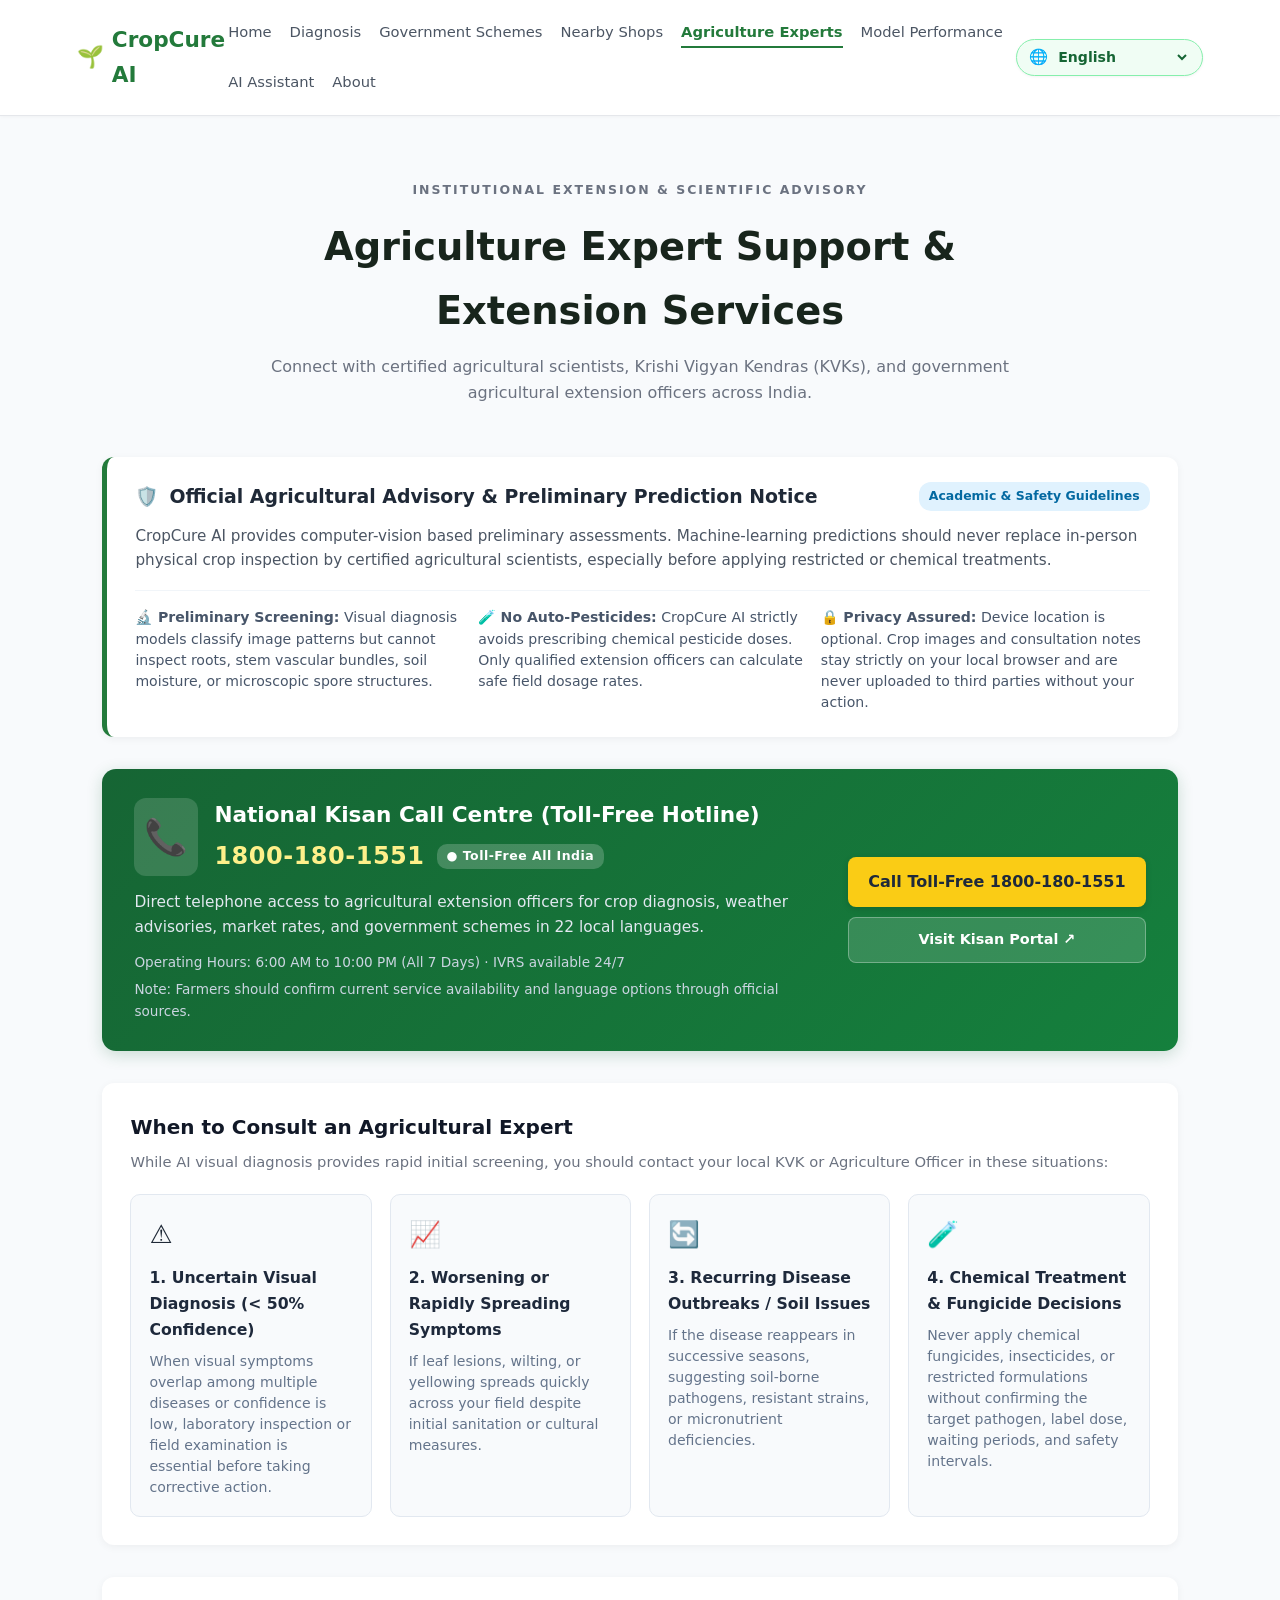
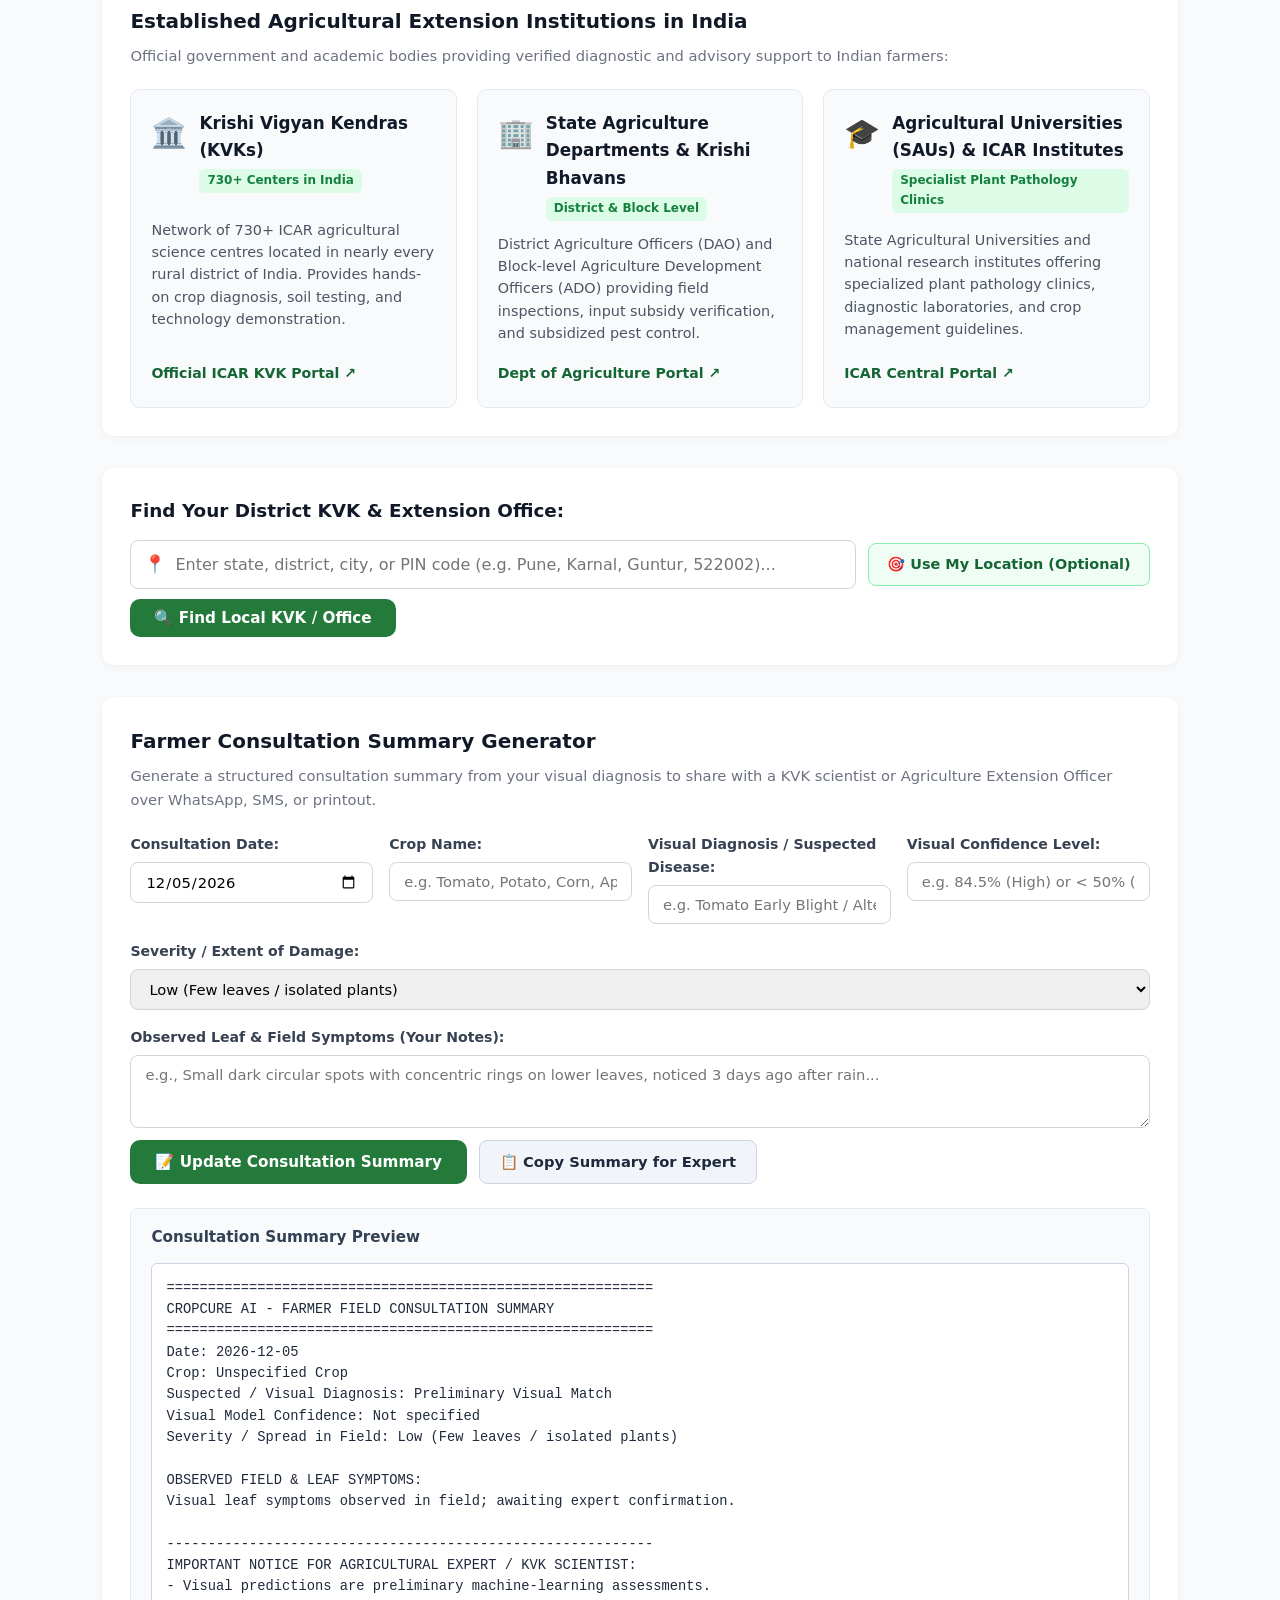
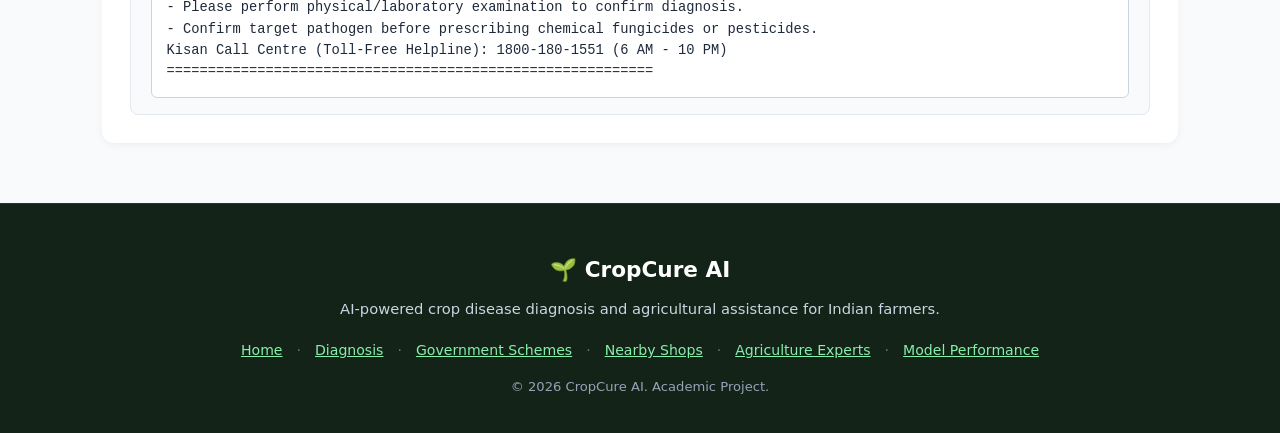
<file: frontend/experts.html>
<!DOCTYPE html>
<html lang="en">

<head>
    <meta charset="UTF-8">
    <meta name="viewport" content="width=device-width, initial-scale=1.0">
    <title>CropCure AI | Agriculture Expert Support</title>
    <link rel="stylesheet" href="style.css">
</head>

<body>

    <!-- =========================
         Navigation Bar
    ========================== -->

    <header class="navbar">

        <div class="logo">
            🌱 <span data-i18n="nav.brand">CropCure AI</span>
        </div>

        <nav>
            <a href="index.html#home" data-i18n="nav.home">Home</a>
            <a href="index.html#diagnosis" data-i18n="nav.diagnosis">Diagnosis</a>
            <a href="schemes.html" data-i18n="nav.schemes">Government Schemes</a>
            <a href="shops.html" data-i18n="nav.shops">Nearby Shops</a>
            <a href="experts.html" class="active-nav" data-i18n="nav.experts">Agriculture Experts</a>
            <a href="performance.html" data-i18n="nav.performance">Model Performance</a>
            <a href="index.html#chat" data-i18n="nav.chat">AI Assistant</a>
            <a href="index.html#about" data-i18n="nav.about">About</a>
        </nav>

        <div class="lang-selector-wrapper">
            <span class="globe-icon" aria-hidden="true">🌐</span>
            <select id="languageSelector" class="language-dropdown" aria-label="Select Language">
                <option value="en">English</option>
                <option value="te">తెలుగు (Telugu)</option>
                <option value="hi">हिन्दी (Hindi)</option>
            </select>
        </div>

    </header>


    <!-- =========================
         Main Content - Expert Support Page
    ========================== -->

    <main>

        <section id="experts" class="experts-section">

            <div class="section-heading">
                <p class="section-label" data-i18n="experts.section_label">INSTITUTIONAL EXTENSION & SCIENTIFIC ADVISORY</p>
                <h2 data-i18n="experts.title">Agriculture Expert Support & Extension Services</h2>
                <p data-i18n="experts.description">
                    Connect with certified agricultural scientists, Krishi Vigyan Kendras (KVKs),
                    and government agricultural extension officers across India.
                </p>
            </div>

            <div class="experts-container">

                <!-- Transparency & Safety Advisory Banner -->
                <div class="expert-banner">
                    <div style="display: flex; align-items: center; justify-content: space-between; flex-wrap: wrap; gap: 10px;">
                        <div class="expert-banner-title">
                            <span>🛡️</span>
                            <span data-i18n="experts.banner_title">Official Agricultural Advisory & Preliminary Prediction Notice</span>
                        </div>
                        <span class="expert-banner-badge">Academic & Safety Guidelines</span>
                    </div>

                    <p class="expert-banner-text" data-i18n="experts.banner_text">
                        CropCure AI provides computer-vision based preliminary assessments. Machine-learning predictions
                        should never replace in-person physical crop inspection by certified agricultural scientists,
                        especially before applying restricted or chemical treatments.
                    </p>

                    <div class="expert-safety-grid">
                        <div class="expert-safety-item">
                            🔬 <strong>Preliminary Screening:</strong> Visual diagnosis models classify image patterns but cannot inspect roots, stem vascular bundles, soil moisture, or microscopic spore structures.
                        </div>
                        <div class="expert-safety-item">
                            🧪 <strong>No Auto-Pesticides:</strong> CropCure AI strictly avoids prescribing chemical pesticide doses. Only qualified extension officers can calculate safe field dosage rates.
                        </div>
                        <div class="expert-safety-item">
                            🔒 <strong>Privacy Assured:</strong> Device location is optional. Crop images and consultation notes stay strictly on your local browser and are never uploaded to third parties without your action.
                        </div>
                    </div>
                </div>


                <!-- National Kisan Call Centre Highlight Box -->
                <div class="kcc-card">
                    <div class="kcc-content">
                        <div class="kcc-header">
                            <span class="kcc-icon">📞</span>
                            <div>
                                <h3 data-i18n="experts.kcc_title">National Kisan Call Centre (Toll-Free Hotline)</h3>
                                <p class="kcc-hotline-number">
                                    <span data-i18n="experts.kcc_number">1800-180-1551</span>
                                    <span class="kcc-status-pill">● Toll-Free All India</span>
                                </p>
                            </div>
                        </div>

                        <p class="kcc-desc" data-i18n="experts.kcc_desc">
                            Direct telephone access to agricultural extension officers for crop diagnosis, weather advisories,
                            market rates, and government schemes in 22 local languages.
                        </p>

                        <div class="kcc-meta-row">
                            <span class="kcc-hours" data-i18n="experts.kcc_hours">
                                Operating Hours: 6:00 AM to 10:00 PM (All 7 Days) · IVRS available 24/7
                            </span>
                            <span class="kcc-advisory" data-i18n="experts.kcc_advisory">
                                Note: Farmers should confirm current service availability and language options through official sources.
                            </span>
                        </div>
                    </div>

                    <div class="kcc-actions">
                        <a href="tel:18001801551" class="btn-call-kcc" data-i18n="experts.kcc_action">
                            📞 Call Toll-Free 1800-180-1551
                        </a>
                        <a href="https://farmer.gov.in" target="_blank" rel="noopener noreferrer" class="btn-kcc-portal">
                            Visit Kisan Portal ↗
                        </a>
                    </div>
                </div>


                <!-- "When to Contact an Expert" Guide -->
                <div class="when-contact-card">
                    <div class="when-card-header">
                        <h3 data-i18n="experts.when_title">When to Consult an Agricultural Expert</h3>
                        <p data-i18n="experts.when_desc">
                            While AI visual diagnosis provides rapid initial screening, you should contact your local KVK or Agriculture Officer in these situations:
                        </p>
                    </div>

                    <div class="when-grid">
                        <div class="when-item">
                            <div class="when-icon">⚠️</div>
                            <h4 data-i18n="experts.when1_title">1. Uncertain Visual Diagnosis (< 50% Confidence)</h4>
                            <p data-i18n="experts.when1_desc">
                                When visual symptoms overlap among multiple diseases or confidence is low, laboratory inspection or field examination is essential before taking corrective action.
                            </p>
                        </div>

                        <div class="when-item">
                            <div class="when-icon">📈</div>
                            <h4 data-i18n="experts.when2_title">2. Worsening or Rapidly Spreading Symptoms</h4>
                            <p data-i18n="experts.when2_desc">
                                If leaf lesions, wilting, or yellowing spreads quickly across your field despite initial sanitation or cultural measures.
                            </p>
                        </div>

                        <div class="when-item">
                            <div class="when-icon">🔄</div>
                            <h4 data-i18n="experts.when3_title">3. Recurring Disease Outbreaks / Soil Issues</h4>
                            <p data-i18n="experts.when3_desc">
                                If the disease reappears in successive seasons, suggesting soil-borne pathogens, resistant strains, or micronutrient deficiencies.
                            </p>
                        </div>

                        <div class="when-item">
                            <div class="when-icon">🧪</div>
                            <h4 data-i18n="experts.when4_title">4. Chemical Treatment & Fungicide Decisions</h4>
                            <p data-i18n="experts.when4_desc">
                                Never apply chemical fungicides, insecticides, or restricted formulations without confirming the target pathogen, label dose, waiting periods, and safety intervals.
                            </p>
                        </div>
                    </div>
                </div>


                <!-- Established Institutions Directory -->
                <div class="institutions-card">
                    <div class="institutions-header">
                        <h3 data-i18n="experts.institutions_title">Established Agricultural Extension Institutions in India</h3>
                        <p data-i18n="experts.institutions_desc">
                            Official government and academic bodies providing verified diagnostic and advisory support to Indian farmers:
                        </p>
                    </div>

                    <div class="institutions-grid">
                        <!-- KVK Card -->
                        <div class="inst-grid-card">
                            <div class="inst-card-top">
                                <span class="inst-icon">🏛️</span>
                                <div>
                                    <h4 data-i18n="experts.kvk_title">Krishi Vigyan Kendras (KVKs)</h4>
                                    <span class="inst-badge">730+ Centers in India</span>
                                </div>
                            </div>
                            <p data-i18n="experts.kvk_desc">
                                Network of 730+ ICAR agricultural science centres located in nearly every rural district of India. Provides hands-on crop diagnosis, soil testing, and technology demonstration.
                            </p>
                            <div class="inst-card-links">
                                <a href="https://kvk.icar.gov.in" target="_blank" rel="noopener noreferrer" class="inst-link">
                                    Official ICAR KVK Portal ↗
                                </a>
                            </div>
                        </div>

                        <!-- State Dept Card -->
                        <div class="inst-grid-card">
                            <div class="inst-card-top">
                                <span class="inst-icon">🏢</span>
                                <div>
                                    <h4 data-i18n="experts.dept_title">State Agriculture Departments & Krishi Bhavans</h4>
                                    <span class="inst-badge">District & Block Level</span>
                                </div>
                            </div>
                            <p data-i18n="experts.dept_desc">
                                District Agriculture Officers (DAO) and Block-level Agriculture Development Officers (ADO) providing field inspections, input subsidy verification, and subsidized pest control.
                            </p>
                            <div class="inst-card-links">
                                <a href="https://agricoop.nic.in" target="_blank" rel="noopener noreferrer" class="inst-link">
                                    Dept of Agriculture Portal ↗
                                </a>
                            </div>
                        </div>

                        <!-- SAU Card -->
                        <div class="inst-grid-card">
                            <div class="inst-card-top">
                                <span class="inst-icon">🎓</span>
                                <div>
                                    <h4 data-i18n="experts.univ_title">Agricultural Universities (SAUs) & ICAR Institutes</h4>
                                    <span class="inst-badge">Specialist Plant Pathology Clinics</span>
                                </div>
                            </div>
                            <p data-i18n="experts.univ_desc">
                                State Agricultural Universities and national research institutes offering specialized plant pathology clinics, diagnostic laboratories, and crop management guidelines.
                            </p>
                            <div class="inst-card-links">
                                <a href="https://icar.org.in" target="_blank" rel="noopener noreferrer" class="inst-link">
                                    ICAR Central Portal ↗
                                </a>
                            </div>
                        </div>
                    </div>
                </div>


                <!-- Location-Based KVK and Extension Office Finder -->
                <div class="expert-location-card">
                    <h3 data-i18n="experts.location_label">Find Your District KVK & Extension Office:</h3>

                    <div class="location-input-group">
                        <div class="location-input-wrapper">
                            <span class="location-icon-adornment">📍</span>
                            <input
                                type="text"
                                id="expertLocationInput"
                                class="shops-location-input"
                                placeholder="Enter state, district, city, or PIN code (e.g. Pune, Karnal, Guntur, 522002)..."
                                data-i18n-placeholder="experts.location_placeholder"
                                aria-label="Enter state, district, city or PIN code"
                            />
                        </div>
                        <button
                            type="button"
                            id="detectExpertLocationBtn"
                            class="btn-detect-location"
                            data-i18n="experts.detect_btn"
                        >
                            🎯 Use My Location (Optional)
                        </button>
                        <button
                            type="button"
                            id="clearExpertLocationBtn"
                            class="clear-search-btn"
                            style="display: none;"
                        >
                            ✕ Clear
                        </button>
                    </div>

                    <div style="margin-top: 10px; display: flex; align-items: center; justify-content: space-between; flex-wrap: wrap; gap: 10px;">
                        <button
                            type="button"
                            id="findExpertsBtn"
                            class="primary-button"
                            style="padding: 10px 24px; font-size: 0.95rem;"
                            data-i18n="experts.search_btn"
                        >
                            🔍 Find Local KVK / Office
                        </button>
                        <span id="expertGeoStatus" style="font-size: 0.88rem; color: #4b5563;"></span>
                    </div>

                    <!-- Search Results Box -->
                    <div id="expertsResultsArea" class="expert-results-area hidden">
                        <h4 style="margin-bottom: 8px; color: #166534;">
                            <span data-i18n="experts.results_for">Agricultural Extension & KVK Options for:</span>
                            <span id="expertLocationDisplay" style="text-decoration: underline;"></span>
                        </h4>

                        <div class="expert-links-grid">
                            <a id="btnMapsKvk" href="#" target="_blank" rel="noopener noreferrer" class="btn-expert-action">
                                🗺️ Find Nearby KVKs on Google Maps ↗
                            </a>
                            <a id="btnMapsDept" href="#" target="_blank" rel="noopener noreferrer" class="btn-expert-action">
                                🏛️ Find District Agriculture Office on Maps ↗
                            </a>
                            <a id="btnPortalKvk" href="https://kvk.icar.gov.in" target="_blank" rel="noopener noreferrer" class="btn-expert-action">
                                🌐 Open ICAR KVK Directory Portal ↗
                            </a>
                            <a href="tel:18001801551" class="btn-expert-action">
                                📞 Call Kisan Call Centre: 1800-180-1551
                            </a>
                        </div>
                    </div>
                </div>


                <!-- Farmer Consultation Summary Generator -->
                <div class="consultation-summary-card">
                    <div class="summary-header">
                        <h3 data-i18n="experts.summary_title">Farmer Consultation Summary Generator</h3>
                        <p data-i18n="experts.summary_desc">
                            Generate a structured consultation summary from your visual diagnosis to share with a KVK scientist or Agriculture Extension Officer over WhatsApp, SMS, or printout.
                        </p>
                        <p id="summaryAutoLoadedNote" class="summary-auto-note hidden" data-i18n="experts.auto_loaded_note">
                            ✓ Pre-filled from your most recent crop visual diagnosis on this device.
                        </p>
                    </div>

                    <div class="summary-form-grid">
                        <div class="form-group">
                            <label for="summaryDate">Consultation Date:</label>
                            <input type="date" id="summaryDate" class="summary-input" />
                        </div>

                        <div class="form-group">
                            <label for="summaryCrop" data-i18n="experts.crop_label">Crop Name:</label>
                            <input type="text" id="summaryCrop" class="summary-input" placeholder="e.g. Tomato, Potato, Corn, Apple, Grape..." />
                        </div>

                        <div class="form-group">
                            <label for="summaryDisease" data-i18n="experts.disease_label">Visual Diagnosis / Suspected Disease:</label>
                            <input type="text" id="summaryDisease" class="summary-input" placeholder="e.g. Tomato Early Blight / Alternaria solani" />
                        </div>

                        <div class="form-group">
                            <label for="summaryConfidence" data-i18n="experts.confidence_label">Visual Confidence Level:</label>
                            <input type="text" id="summaryConfidence" class="summary-input" placeholder="e.g. 84.5% (High) or < 50% (Uncertain)" />
                        </div>

                        <div class="form-group" style="grid-column: 1 / -1;">
                            <label for="summarySeverity" data-i18n="experts.severity_label">Severity / Extent of Damage:</label>
                            <select id="summarySeverity" class="summary-input">
                                <option value="Low (Few leaves / isolated plants)" data-i18n="experts.severity_opt1">Low (Few leaves / isolated plants)</option>
                                <option value="Moderate (10% - 25% of crop affected)" data-i18n="experts.severity_opt2">Moderate (10% - 25% of crop affected)</option>
                                <option value="Severe (> 25% of field affected / spreading fast)" data-i18n="experts.severity_opt3">Severe (> 25% of field affected / spreading fast)</option>
                            </select>
                        </div>

                        <div class="form-group" style="grid-column: 1 / -1;">
                            <label for="summarySymptoms" data-i18n="experts.symptoms_label">Observed Leaf & Field Symptoms (Your Notes):</label>
                            <textarea
                                id="summarySymptoms"
                                class="summary-textarea"
                                rows="3"
                                placeholder="e.g., Small dark circular spots with concentric rings on lower leaves, noticed 3 days ago after rain..."
                                data-i18n-placeholder="experts.symptoms_placeholder"
                            ></textarea>
                        </div>
                    </div>

                    <div style="display: flex; gap: 12px; flex-wrap: wrap; margin-top: 12px;">
                        <button type="button" id="generateSummaryBtn" class="primary-button" data-i18n="experts.generate_btn">
                            📝 Update Consultation Summary
                        </button>
                        <button type="button" id="copySummaryBtn" class="btn-copy-summary" data-i18n="experts.copy_btn">
                            📋 Copy Summary for Expert
                        </button>
                    </div>

                    <!-- Consultation Summary Preview Area -->
                    <div class="summary-preview-box">
                        <div class="preview-header">
                            <h4 data-i18n="experts.preview_title">Consultation Summary Preview</h4>
                            <span id="copyToast" class="copy-toast hidden" data-i18n="experts.copied_text">
                                ✓ Consultation summary copied to clipboard! Ready to share.
                            </span>
                        </div>
                        <pre id="consultationSummaryOutput" class="summary-output-pre"></pre>
                    </div>
                </div>

            </div>

        </section>

    </main>


    <footer>

        <div class="footer-content">

            <div class="logo">
                🌱 <span>CropCure AI</span>
            </div>

            <p data-i18n="common.footer_desc">
                AI-powered crop disease diagnosis and agricultural assistance for Indian farmers.
            </p>

            <div class="footer-links" aria-label="Footer Navigation">
                <a href="index.html#home" data-i18n="nav.home">Home</a>
                <span class="footer-dot">·</span>
                <a href="index.html#diagnosis" data-i18n="nav.diagnosis">Farmer Diagnosis</a>
                <span class="footer-dot">·</span>
                <a href="schemes.html" data-i18n="nav.schemes">Government Schemes</a>
                <span class="footer-dot">·</span>
                <a href="shops.html" data-i18n="nav.shops">Nearby Shops</a>
                <span class="footer-dot">·</span>
                <a href="experts.html" data-i18n="nav.experts">Agriculture Experts</a>
                <span class="footer-dot">·</span>
                <a href="performance.html" data-i18n="nav.performance">Model Performance</a>
            </div>

            <p class="copyright">
                <span data-i18n="common.copyright">© 2026 CropCure AI. Academic Project.</span>
            </p>

        </div>

    </footer>

    <!-- Translations & Application Scripts -->
    <script src="translations.js"></script>
    <script src="script.js"></script>

</body>

</html>
</file>
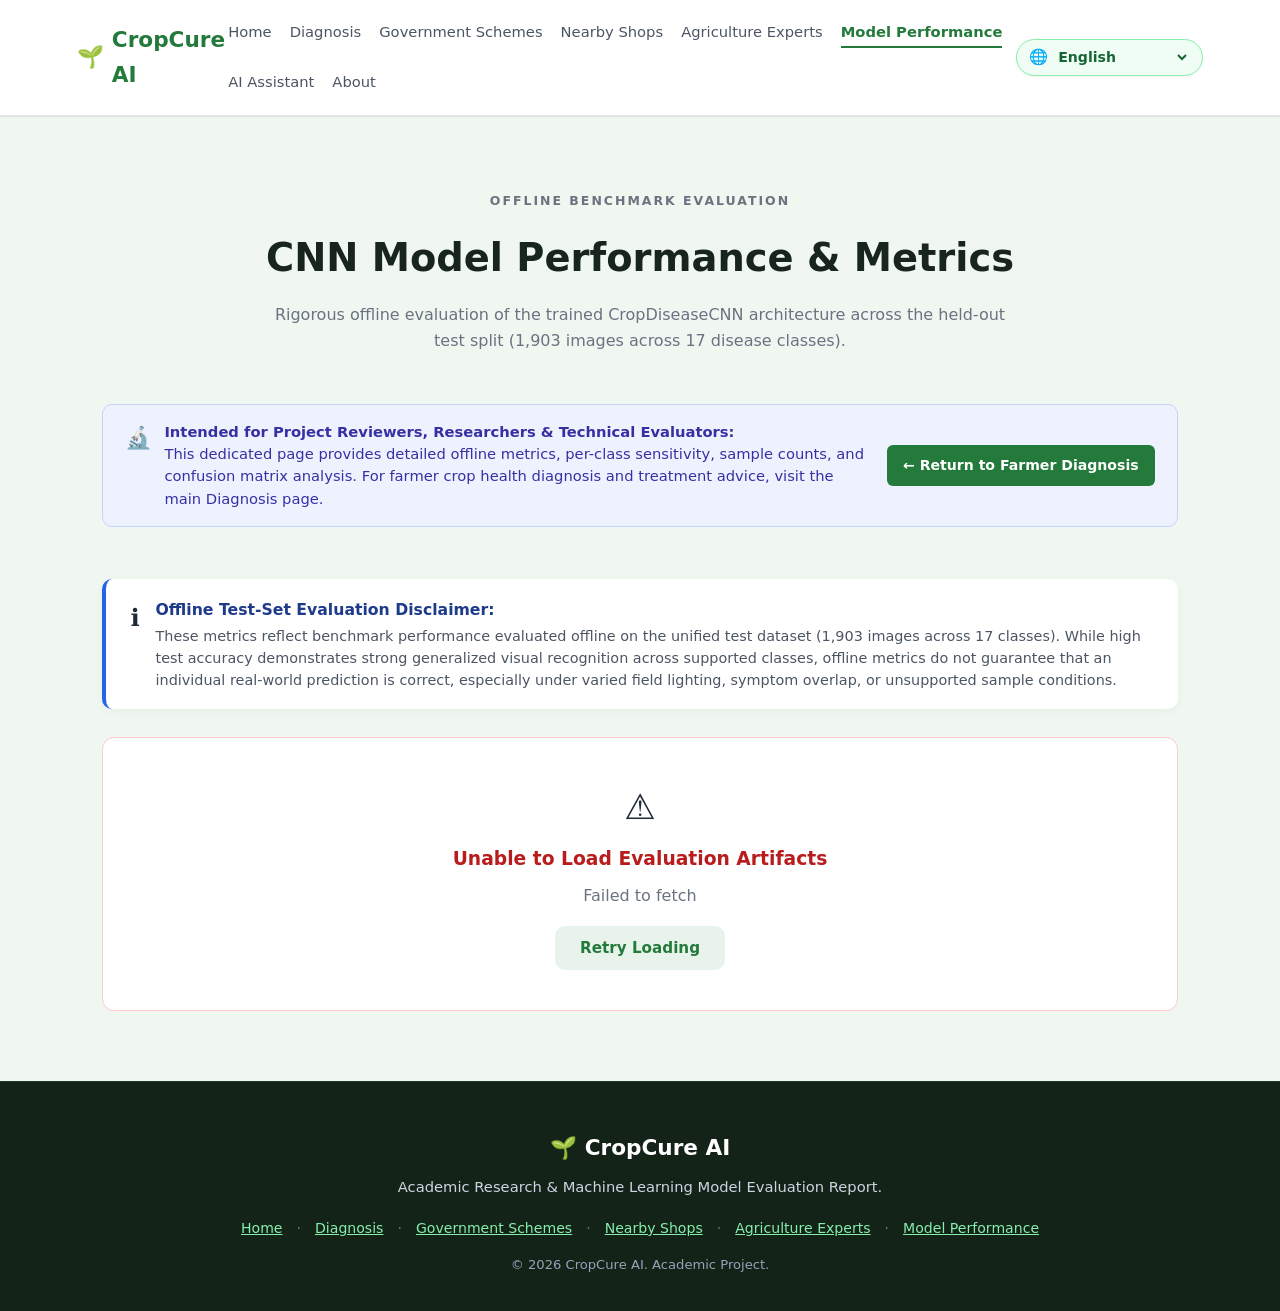
<file: frontend/performance.html>
<!DOCTYPE html>
<html lang="en">

<head>
    <meta charset="UTF-8">
    <meta name="viewport" content="width=device-width, initial-scale=1.0">
    <title>CropCure AI | Model Performance & Evaluation Metrics</title>
    <link rel="stylesheet" href="style.css">
</head>

<body>

    <!-- =========================
         Navigation Bar
    ========================== -->

    <header class="navbar">

        <div class="logo">
            🌱 <span data-i18n="nav.brand">CropCure AI</span>
        </div>

        <nav>
            <a href="index.html#home" data-i18n="nav.home">Home</a>
            <a href="index.html#diagnosis" data-i18n="nav.diagnosis">Diagnosis</a>
            <a href="schemes.html" data-i18n="nav.schemes">Government Schemes</a>
            <a href="shops.html" data-i18n="nav.shops">Nearby Shops</a>
            <a href="experts.html" data-i18n="nav.experts">Agriculture Experts</a>
            <a href="performance.html" class="active-nav" data-i18n="nav.performance">Model Performance</a>
            <a href="index.html#chat" data-i18n="nav.chat">AI Assistant</a>
            <a href="index.html#about" data-i18n="nav.about">About</a>
        </nav>

        <div class="lang-selector-wrapper">
            <span class="globe-icon" aria-hidden="true">🌐</span>
            <select id="languageSelector" class="language-dropdown" aria-label="Select Language">
                <option value="en">English</option>
                <option value="te">తెలుగు (Telugu)</option>
                <option value="hi">हिन्दी (Hindi)</option>
            </select>
        </div>

    </header>


    <!-- =========================
         Main Content - Technical Performance Page
    ========================== -->

    <main>

        <section id="performance" class="performance-section">

            <div class="section-heading">
                <p class="section-label">OFFLINE BENCHMARK EVALUATION</p>
                <h2>CNN Model Performance & Metrics</h2>
                <p>
                    Rigorous offline evaluation of the trained CropDiseaseCNN architecture
                    across the held-out test split (1,903 images across 17 disease classes).
                </p>
            </div>

            <div class="performance-container">

                <!-- Technical Reviewer Notice -->
                <div class="technical-audience-banner">
                    <div class="banner-text">
                        <span class="banner-icon">🔬</span>
                        <div>
                            <strong>Intended for Project Reviewers, Researchers & Technical Evaluators:</strong><br>
                            This dedicated page provides detailed offline metrics, per-class sensitivity, sample counts, and confusion matrix analysis. For farmer crop health diagnosis and treatment advice, visit the main Diagnosis page.
                        </div>
                    </div>
                    <a href="index.html#diagnosis" class="banner-link">← Return to Farmer Diagnosis</a>
                </div>

                <!-- Offline Evaluation Disclaimer -->
                <div class="performance-disclaimer-card">
                    <div class="disclaimer-icon">ℹ️</div>
                    <div class="disclaimer-text">
                        <strong>Offline Test-Set Evaluation Disclaimer:</strong>
                        <p id="evaluationDisclaimer">
                            These metrics reflect benchmark performance evaluated offline on the unified test dataset (1,903 images across 17 classes).
                            While high test accuracy demonstrates strong generalized visual recognition across supported classes, offline metrics
                            do not guarantee that an individual real-world prediction is correct, especially under varied field lighting, symptom overlap, or unsupported sample conditions.
                        </p>
                    </div>
                </div>

                <!-- Loading State -->
                <div id="performanceLoading" class="performance-loading">
                    <div class="spinner"></div>
                    <p>Loading offline evaluation metrics from project artifacts...</p>
                </div>

                <!-- Error State -->
                <div id="performanceError" class="performance-error hidden">
                    <div class="error-icon">⚠️</div>
                    <h3>Unable to Load Evaluation Artifacts</h3>
                    <p id="performanceErrorMessage">Could not fetch evaluation data from the backend.</p>
                    <button type="button" id="retryEvaluationBtn" class="secondary-button">Retry Loading</button>
                </div>

                <!-- Main Performance Content (populated by JS) -->
                <div id="performanceContent" class="performance-content hidden">

                    <!-- Metric Highlights Grid -->
                    <div class="metrics-grid">
                        <div class="metric-card metric-primary">
                            <div class="metric-header">
                                <span class="metric-title">Test Accuracy</span>
                                <span class="metric-badge">Overall</span>
                            </div>
                            <div class="metric-value" id="overallAccuracyVal">—</div>
                            <div class="metric-sub" id="overallAccuracyCount">— / — test images correct</div>
                        </div>

                        <div class="metric-card">
                            <div class="metric-header">
                                <span class="metric-title">Top-3 Accuracy</span>
                                <span class="metric-badge">Ranked</span>
                            </div>
                            <div class="metric-value" id="top3AccuracyVal">—</div>
                            <div class="metric-sub">True class present in top 3 candidates</div>
                        </div>

                        <div class="metric-card">
                            <div class="metric-header">
                                <span class="metric-title">Macro Precision</span>
                                <span class="metric-badge badge-macro">Macro Avg</span>
                            </div>
                            <div class="metric-value" id="macroPrecisionVal">—</div>
                            <div class="metric-sub">Unweighted average precision across 17 classes</div>
                        </div>

                        <div class="metric-card">
                            <div class="metric-header">
                                <span class="metric-title">Macro Recall</span>
                                <span class="metric-badge badge-macro">Macro Avg</span>
                            </div>
                            <div class="metric-value" id="macroRecallVal">—</div>
                            <div class="metric-sub">Unweighted average sensitivity across 17 classes</div>
                        </div>

                        <div class="metric-card">
                            <div class="metric-header">
                                <span class="metric-title">Macro F1-Score</span>
                                <span class="metric-badge badge-macro">Macro Avg</span>
                            </div>
                            <div class="metric-value" id="macroF1Val">—</div>
                            <div class="metric-sub">Harmonic mean of macro precision and recall</div>
                        </div>
                    </div>

                    <!-- Macro vs. Weighted Comparison Card -->
                    <div class="comparison-card">
                        <div class="comparison-header">
                            <div>
                                <h3>Macro Average vs. Weighted Average Metrics</h3>
                                <p class="comparison-subtitle">
                                    Understanding the distinction between unweighted macro metrics and sample-weighted metrics.
                                </p>
                            </div>
                        </div>
                        <div class="comparison-body">
                            <p class="comparison-explanation">
                                <strong>Macro Average</strong> treats every disease class equally regardless of sample volume, highlighting performance on smaller web-sourced classes.
                                <strong>Weighted Average</strong> weights each class's score by its test sample count, reflecting overall volume performance on high-prevalence agricultural classes.
                            </p>
                            <div class="table-responsive">
                                <table class="comparison-table">
                                    <thead>
                                        <tr>
                                            <th>Metric Type</th>
                                            <th>Precision</th>
                                            <th>Recall</th>
                                            <th>F1-Score</th>
                                            <th>Weighting Strategy</th>
                                        </tr>
                                    </thead>
                                    <tbody id="comparisonTableBody">
                                        <!-- Populated dynamically -->
                                    </tbody>
                                </table>
                            </div>
                        </div>
                    </div>

                    <!-- Dataset & Evaluation Split Details -->
                    <div class="dataset-split-card">
                        <h3>Dataset & Evaluation Split Details</h3>
                        <div class="split-details-grid" id="splitDetailsGrid">
                            <!-- Populated dynamically -->
                        </div>
                    </div>

                    <!-- Per-Class Metrics Section -->
                    <div class="per-class-card">
                        <div class="per-class-header">
                            <div>
                                <h3>Per-Class Detailed Performance (17 Classes)</h3>
                                <p>Comprehensive breakdown of test images, correct/incorrect counts, precision, recall, and F1-score for each crop disease class.</p>
                            </div>
                            <div class="filter-box">
                                <input type="text" id="classFilterInput" placeholder="Filter by crop or disease (e.g., Tomato, Potato)...">
                            </div>
                        </div>
                        <div class="table-responsive">
                            <table class="per-class-table" id="perClassTable">
                                <thead>
                                    <tr>
                                        <th>#</th>
                                        <th>Class Name</th>
                                        <th>Crop</th>
                                        <th>Support (Images)</th>
                                        <th>Correct (TP)</th>
                                        <th>Incorrect (FN)</th>
                                        <th>Precision</th>
                                        <th>Recall</th>
                                        <th>F1-Score</th>
                                        <th>Accuracy</th>
                                    </tr>
                                </thead>
                                <tbody id="perClassTableBody">
                                    <!-- Populated dynamically -->
                                </tbody>
                            </table>
                        </div>
                    </div>

                    <!-- Confusion Matrix Section -->
                    <div class="confusion-matrix-card">
                        <div class="matrix-header">
                            <div>
                                <h3>Confusion Matrix (17 × 17)</h3>
                                <p>Rows represent ground-truth labels; columns represent model predictions. Diagonal entries indicate correct classifications.</p>
                            </div>
                            <div class="matrix-controls">
                                <button type="button" id="toggleMatrixViewBtn" class="secondary-button">
                                    🖼️ View High-Res Chart
                                </button>
                            </div>
                        </div>

                        <!-- Interactive Matrix Table -->
                        <div id="interactiveMatrixContainer" class="table-responsive matrix-table-container">
                            <table class="confusion-matrix-table" id="confusionMatrixTable">
                                <!-- Populated dynamically -->
                            </table>
                        </div>

                        <!-- Static Chart Plot (toggleable) -->
                        <div id="staticMatrixContainer" class="static-matrix-container hidden">
                            <img id="confusionMatrixImg" src="http://127.0.0.1:5000/evaluation/confusion-matrix-image" alt="Confusion Matrix Heatmap Chart" loading="lazy">
                        </div>
                    </div>

                </div>

            </div>

        </section>

    </main>


    <!-- =========================
         Footer
    ========================== -->

    <footer>

        <div class="footer-content">

            <div class="logo">
                🌱 <span>CropCure AI</span>
            </div>

            <p>
                Academic Research & Machine Learning Model Evaluation Report.
            </p>

            <div class="footer-links" aria-label="Footer Navigation">
                <a href="index.html#home" data-i18n="nav.home">Home</a>
                <span class="footer-dot">·</span>
                <a href="index.html#diagnosis" data-i18n="nav.diagnosis">Farmer Diagnosis</a>
                <span class="footer-dot">·</span>
                <a href="schemes.html" data-i18n="nav.schemes">Government Schemes</a>
                <span class="footer-dot">·</span>
                <a href="shops.html" data-i18n="nav.shops">Nearby Shops</a>
                <span class="footer-dot">·</span>
                <a href="experts.html" data-i18n="nav.experts">Agriculture Experts</a>
                <span class="footer-dot">·</span>
                <a href="performance.html" data-i18n="nav.performance">Model Performance</a>
            </div>

            <p class="copyright">
                <span data-i18n="common.copyright">© 2026 CropCure AI. Academic Project.</span>
            </p>

        </div>

    </footer>


    <!-- JavaScript -->

    <script src="translations.js"></script>
    <script src="script.js"></script>

</body>

</html>
</file>
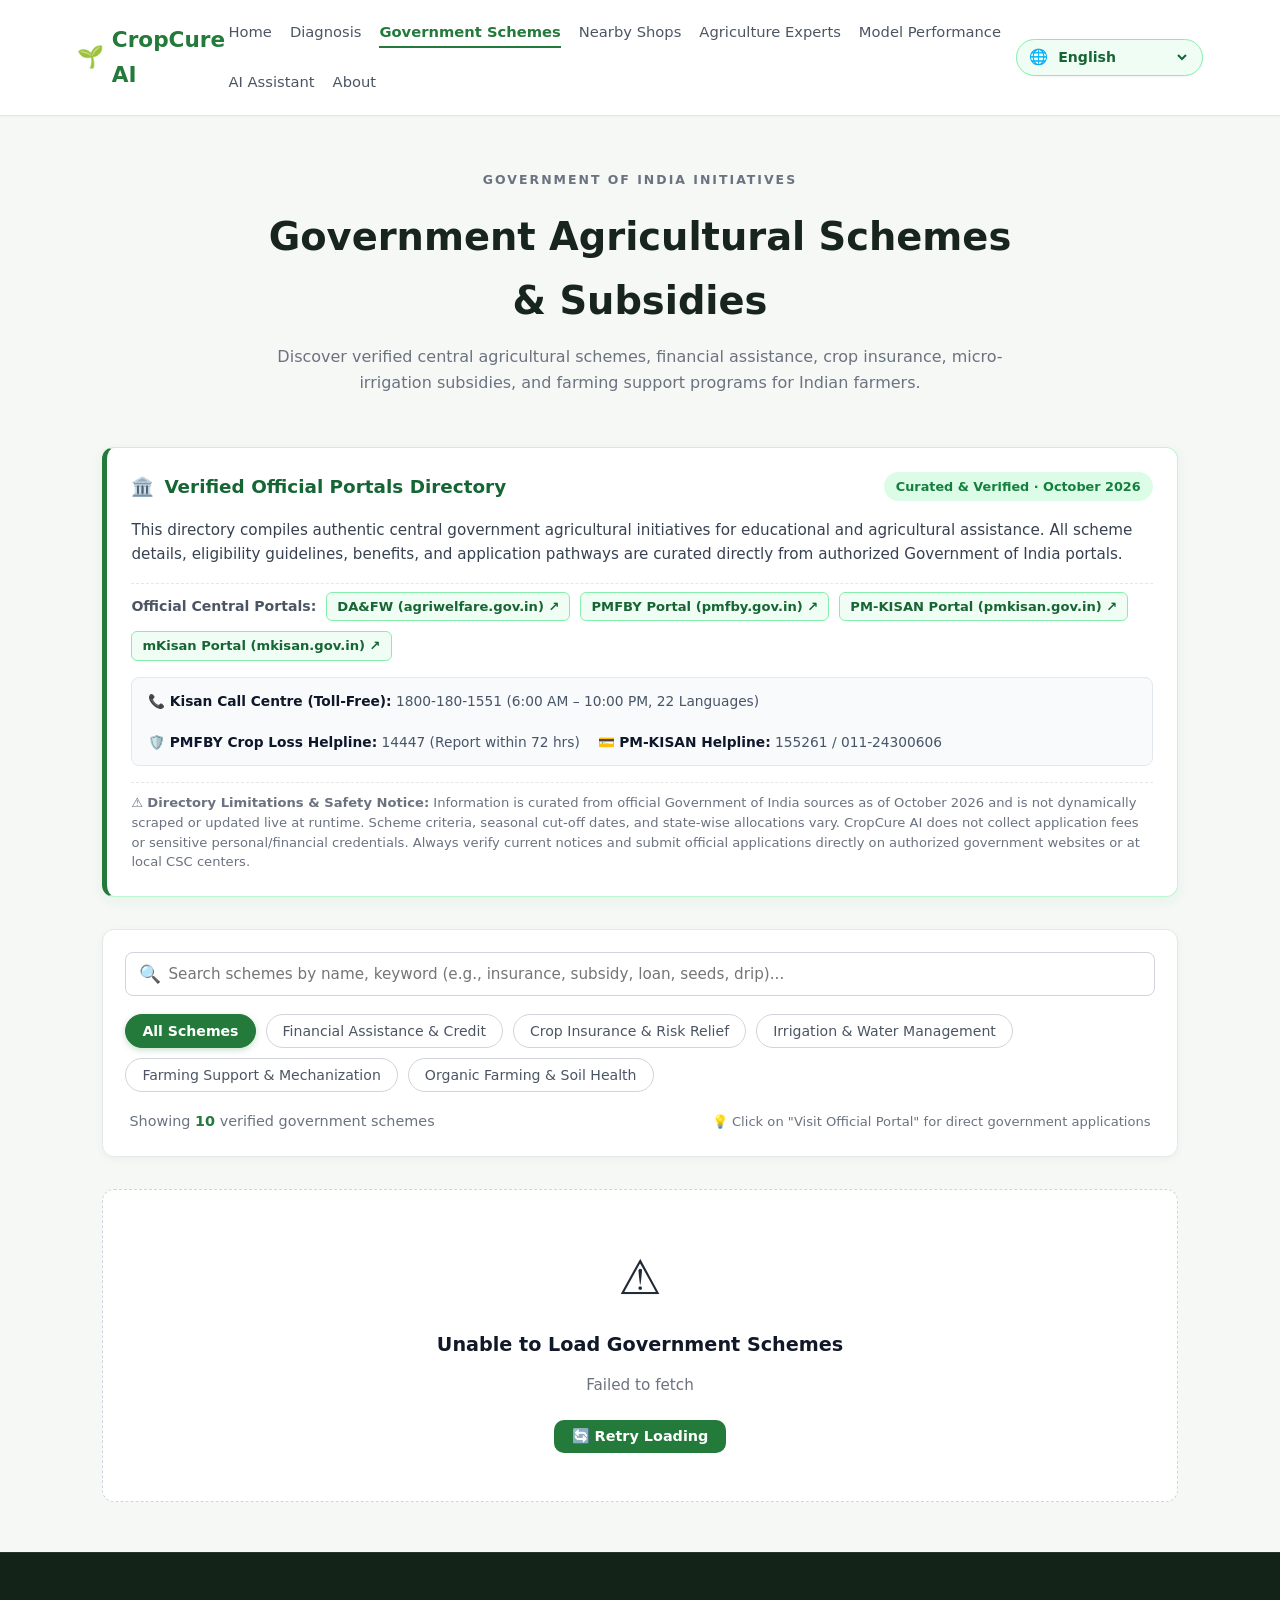
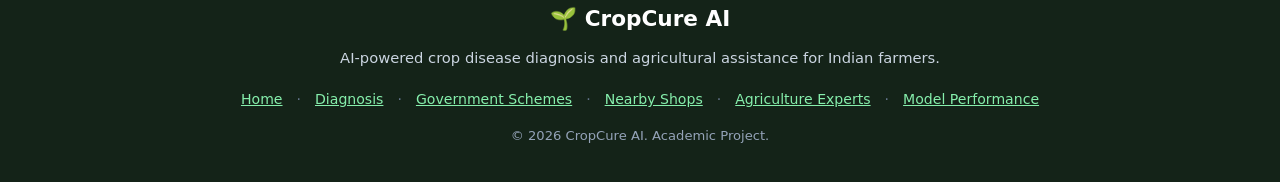
<file: frontend/schemes.html>
<!DOCTYPE html>
<html lang="en">

<head>
    <meta charset="UTF-8">
    <meta name="viewport" content="width=device-width, initial-scale=1.0">
    <title>CropCure AI | Government Agricultural Schemes & Subsidies</title>
    <link rel="stylesheet" href="style.css">
</head>

<body>

    <!-- =========================
         Navigation Bar
    ========================== -->

    <header class="navbar">

        <div class="logo">
            🌱 <span data-i18n="nav.brand">CropCure AI</span>
        </div>

        <nav>
            <a href="index.html#home" data-i18n="nav.home">Home</a>
            <a href="index.html#diagnosis" data-i18n="nav.diagnosis">Diagnosis</a>
            <a href="schemes.html" class="active-nav" data-i18n="nav.schemes">Government Schemes</a>
            <a href="shops.html" data-i18n="nav.shops">Nearby Shops</a>
            <a href="experts.html" data-i18n="nav.experts">Agriculture Experts</a>
            <a href="performance.html" data-i18n="nav.performance">Model Performance</a>
            <a href="index.html#chat" data-i18n="nav.chat">AI Assistant</a>
            <a href="index.html#about" data-i18n="nav.about">About</a>
        </nav>

        <div class="lang-selector-wrapper">
            <span class="globe-icon" aria-hidden="true">🌐</span>
            <select id="languageSelector" class="language-dropdown" aria-label="Select Language">
                <option value="en">English</option>
                <option value="te">తెలుగు (Telugu)</option>
                <option value="hi">हिन्दी (Hindi)</option>
            </select>
        </div>

    </header>


    <!-- =========================
         Main Content - Schemes Page
    ========================== -->

    <main>

        <section id="schemes" class="schemes-section">

            <div class="section-heading">
                <p class="section-label" data-i18n="schemes.section_label">GOVERNMENT OF INDIA INITIATIVES</p>
                <h2 data-i18n="schemes.title">Government Agricultural Schemes & Subsidies</h2>
                <p data-i18n="schemes.description">
                    Discover verified central agricultural schemes, financial assistance,
                    crop insurance, micro-irrigation subsidies, and farming support programs for Indian farmers.
                </p>
            </div>

            <div class="schemes-container">

                <!-- Official Verification & Disclaimer Banner -->
                <div class="schemes-banner">

                    <div class="schemes-banner-header">
                        <div class="schemes-banner-title">
                            <span>🏛️</span>
                            <span>Verified Official Portals Directory</span>
                        </div>
                        <span class="schemes-banner-badge">Curated & Verified · October 2026</span>
                    </div>

                    <p class="schemes-banner-text">
                        This directory compiles authentic central government agricultural initiatives for educational and agricultural assistance.
                        All scheme details, eligibility guidelines, benefits, and application pathways are curated directly from authorized Government of India portals.
                    </p>

                    <div class="schemes-official-portals">
                        <strong>Official Central Portals:</strong>
                        <a href="https://agriwelfare.gov.in/" target="_blank" rel="noopener noreferrer" class="portal-tag">
                            DA&FW (agriwelfare.gov.in) ↗
                        </a>
                        <a href="https://pmfby.gov.in/" target="_blank" rel="noopener noreferrer" class="portal-tag">
                            PMFBY Portal (pmfby.gov.in) ↗
                        </a>
                        <a href="https://pmkisan.gov.in/" target="_blank" rel="noopener noreferrer" class="portal-tag">
                            PM-KISAN Portal (pmkisan.gov.in) ↗
                        </a>
                        <a href="https://mkisan.gov.in/" target="_blank" rel="noopener noreferrer" class="portal-tag">
                            mKisan Portal (mkisan.gov.in) ↗
                        </a>
                    </div>

                    <div class="schemes-helplines">
                        <div class="helpline-item">
                            📞 <strong>Kisan Call Centre (Toll-Free):</strong> 1800-180-1551 (6:00 AM – 10:00 PM, 22 Languages)
                        </div>
                        <div class="helpline-item">
                            🛡️ <strong>PMFBY Crop Loss Helpline:</strong> 14447 (Report within 72 hrs)
                        </div>
                        <div class="helpline-item">
                            💳 <strong>PM-KISAN Helpline:</strong> 155261 / 011-24300606
                        </div>
                    </div>

                    <div style="font-size: 0.82rem; color: #6b7280; line-height: 1.5; border-top: 1px dashed #e5e7eb; padding-top: 10px;">
                        ⚠️ <strong>Directory Limitations & Safety Notice:</strong> Information is curated from official Government of India sources as of October 2026 and is not dynamically scraped or updated live at runtime. Scheme criteria, seasonal cut-off dates, and state-wise allocations vary. CropCure AI does not collect application fees or sensitive personal/financial credentials. Always verify current notices and submit official applications directly on authorized government websites or at local CSC centers.
                    </div>

                </div>


                <!-- Search and Filter Controls -->
                <div class="schemes-controls-card">

                    <div class="schemes-search-bar">
                        <span class="search-icon-adornment">🔍</span>
                        <input
                            type="text"
                            id="schemeSearchInput"
                            class="schemes-search-input"
                            placeholder="Search schemes by name, keyword (e.g., insurance, subsidy, loan, seeds, drip)..."
                            data-i18n-placeholder="schemes.search_placeholder"
                            aria-label="Search government agricultural schemes"
                        />
                        <button id="clearSearchBtn" class="clear-search-btn" type="button" style="display: none;">
                            Clear
                        </button>
                    </div>

                    <div class="category-chips-container" id="categoryChipsContainer">
                        <button class="category-chip active" data-category="all" type="button">All Schemes</button>
                        <button class="category-chip" data-category="financial_assistance" type="button">Financial Assistance & Credit</button>
                        <button class="category-chip" data-category="crop_insurance" type="button">Crop Insurance & Risk Relief</button>
                        <button class="category-chip" data-category="irrigation" type="button">Irrigation & Water Management</button>
                        <button class="category-chip" data-category="farming_support" type="button">Farming Support & Mechanization</button>
                        <button class="category-chip" data-category="organic_soil" type="button">Organic Farming & Soil Health</button>
                    </div>

                    <div class="schemes-status-bar">
                        <div id="schemesCountText">
                            Showing <span class="schemes-count-badge" id="schemesCountVal">10</span> verified government schemes
                        </div>
                        <div style="font-size: 0.82rem; color: #6b7280;">
                            💡 Click on "Visit Official Portal" for direct government applications
                        </div>
                    </div>

                </div>


                <!-- Schemes Cards Container -->
                <div class="schemes-grid" id="schemesGridContainer">
                    <!-- Populated dynamically via script.js from /schemes endpoint -->
                    <div style="text-align: center; padding: 40px; color: #6b7280; grid-column: 1 / -1;">
                        ⏳ Loading verified government schemes directory...
                    </div>
                </div>

            </div>

        </section>

    </main>


    <!-- =========================
         Footer
    ========================== -->

    <footer>

        <div class="footer-content">

            <div class="logo">
                🌱 <span>CropCure AI</span>
            </div>

            <p data-i18n="common.footer_desc">
                AI-powered crop disease diagnosis and agricultural assistance for Indian farmers.
            </p>

            <div class="footer-links" aria-label="Footer Navigation">
                <a href="index.html#home" data-i18n="nav.home">Home</a>
                <span class="footer-dot">·</span>
                <a href="index.html#diagnosis" data-i18n="nav.diagnosis">Farmer Diagnosis</a>
                <span class="footer-dot">·</span>
                <a href="schemes.html" data-i18n="nav.schemes">Government Schemes</a>
                <span class="footer-dot">·</span>
                <a href="shops.html" data-i18n="nav.shops">Nearby Shops</a>
                <span class="footer-dot">·</span>
                <a href="experts.html" data-i18n="nav.experts">Agriculture Experts</a>
                <span class="footer-dot">·</span>
                <a href="performance.html" data-i18n="nav.performance">Model Performance</a>
            </div>

            <p class="copyright">
                <span data-i18n="common.copyright">© 2026 CropCure AI. Academic Project.</span>
            </p>

        </div>

    </footer>


    <!-- JavaScript -->
    <script src="translations.js"></script>
    <script src="script.js"></script>

</body>

</html>
</file>
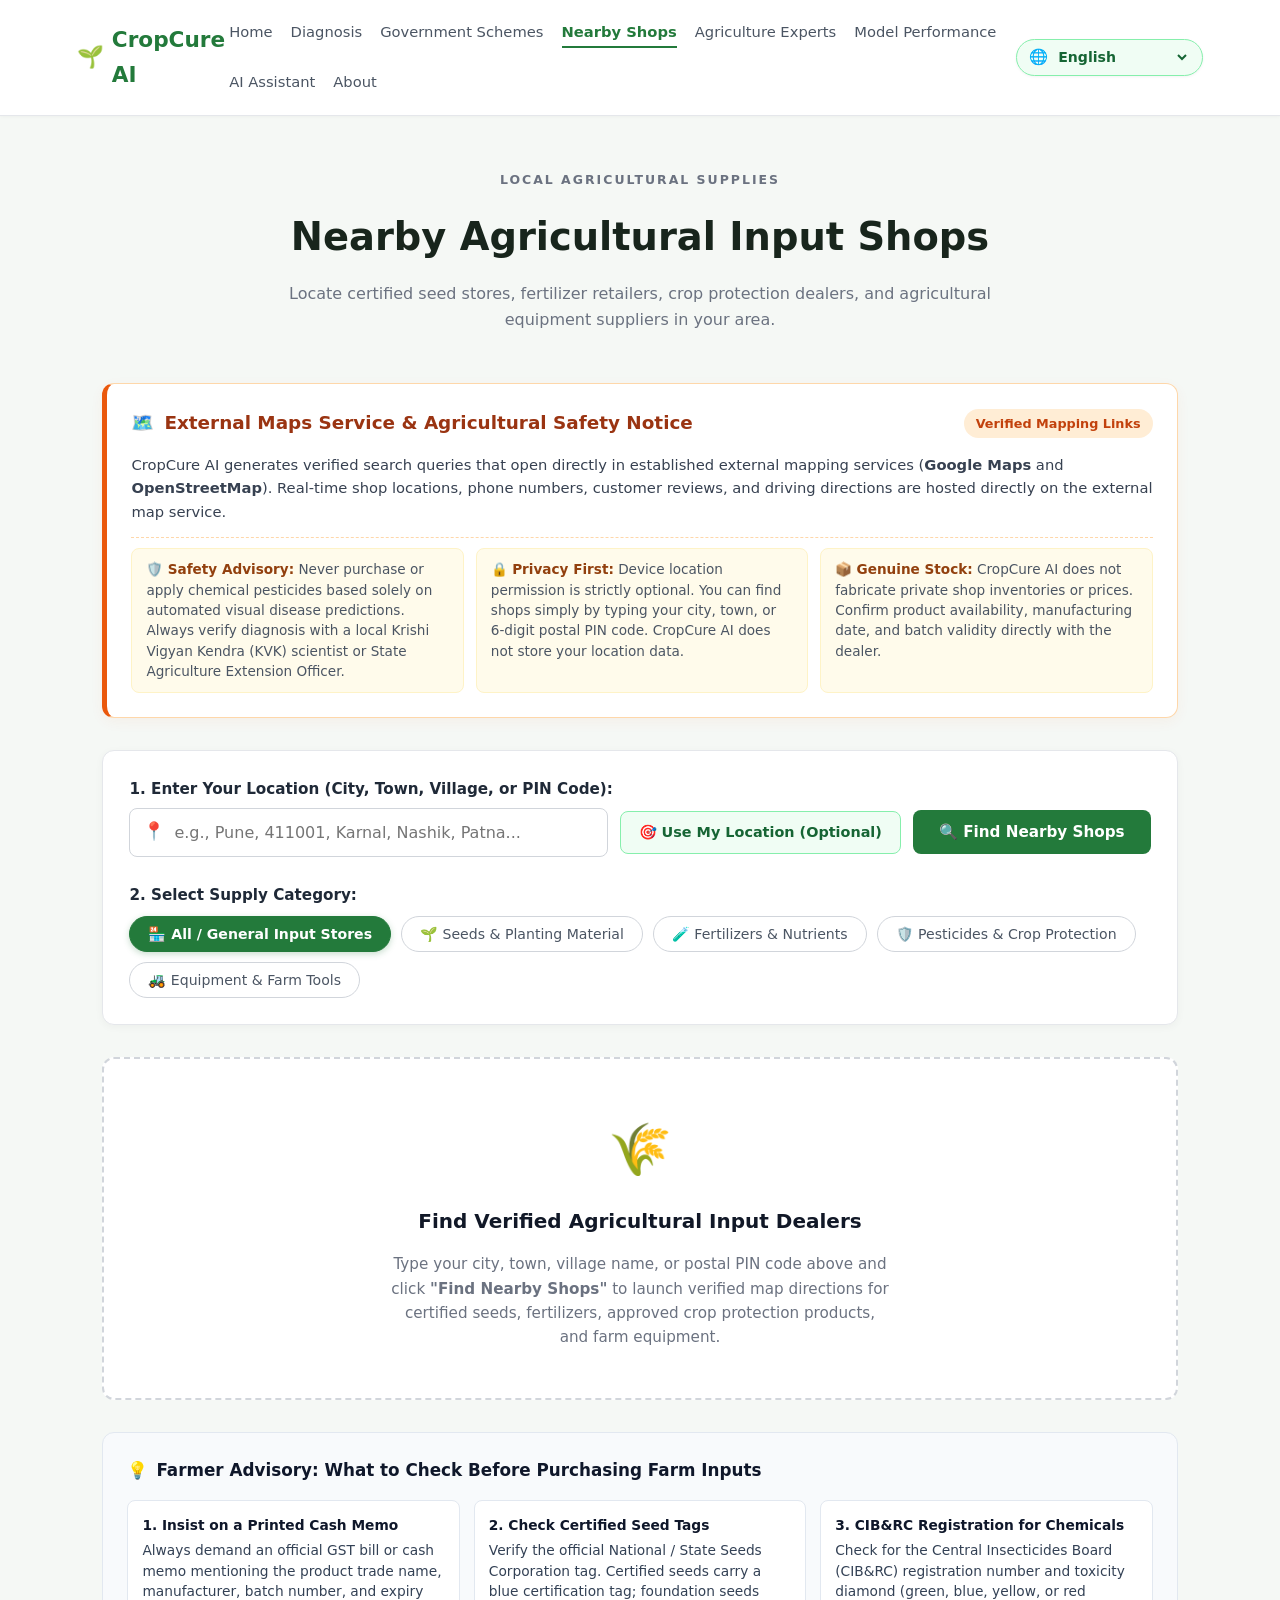
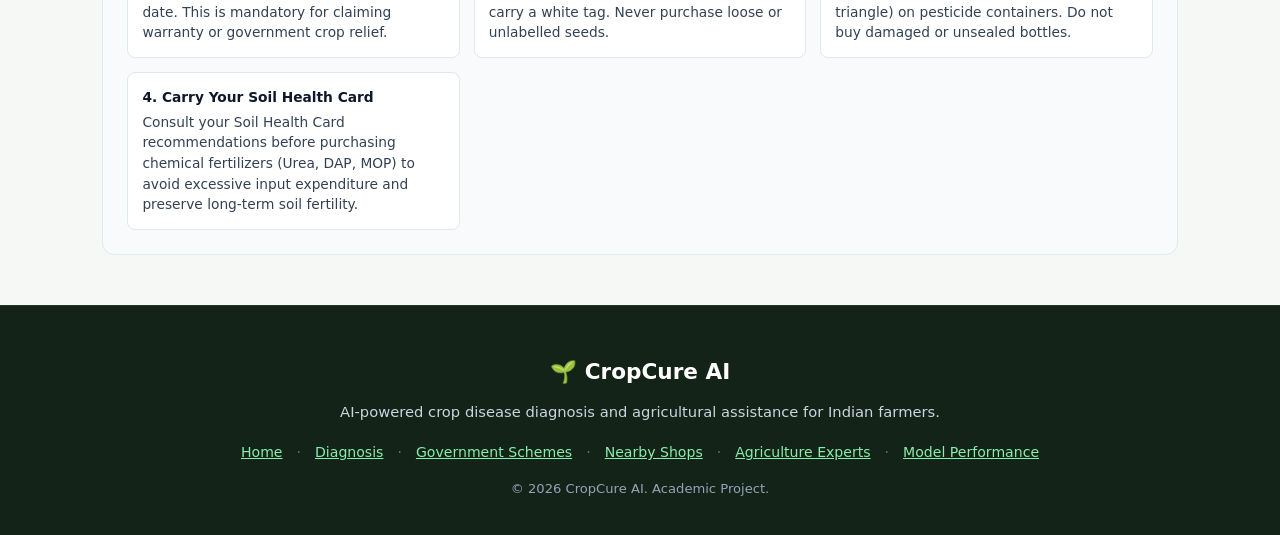
<file: frontend/shops.html>
<!DOCTYPE html>
<html lang="en">

<head>
    <meta charset="UTF-8">
    <meta name="viewport" content="width=device-width, initial-scale=1.0">
    <title>CropCure AI | Nearby Agricultural Input Shops</title>
    <link rel="stylesheet" href="style.css">
</head>

<body>

    <!-- =========================
         Navigation Bar
    ========================== -->

    <header class="navbar">

        <div class="logo">
            🌱 <span data-i18n="nav.brand">CropCure AI</span>
        </div>

        <nav>
            <a href="index.html#home" data-i18n="nav.home">Home</a>
            <a href="index.html#diagnosis" data-i18n="nav.diagnosis">Diagnosis</a>
            <a href="schemes.html" data-i18n="nav.schemes">Government Schemes</a>
            <a href="shops.html" class="active-nav" data-i18n="nav.shops">Nearby Shops</a>
            <a href="experts.html" data-i18n="nav.experts">Agriculture Experts</a>
            <a href="performance.html" data-i18n="nav.performance">Model Performance</a>
            <a href="index.html#chat" data-i18n="nav.chat">AI Assistant</a>
            <a href="index.html#about" data-i18n="nav.about">About</a>
        </nav>

        <div class="lang-selector-wrapper">
            <span class="globe-icon" aria-hidden="true">🌐</span>
            <select id="languageSelector" class="language-dropdown" aria-label="Select Language">
                <option value="en">English</option>
                <option value="te">తెలుగు (Telugu)</option>
                <option value="hi">हिन्दी (Hindi)</option>
            </select>
        </div>

    </header>


    <!-- =========================
         Main Content - Nearby Shops Page
    ========================== -->

    <main>

        <section id="shops" class="shops-section">

            <div class="section-heading">
                <p class="section-label" data-i18n="shops.section_label">LOCAL AGRICULTURAL SUPPLIES</p>
                <h2 data-i18n="shops.title">Nearby Agricultural Input Shops</h2>
                <p data-i18n="shops.description">
                    Locate certified seed stores, fertilizer retailers, crop protection dealers,
                    and agricultural equipment suppliers in your area.
                </p>
            </div>

            <div class="shops-container">

                <!-- Transparency & Safety Advisory Banner -->
                <div class="shops-banner">

                    <div style="display: flex; align-items: center; justify-content: space-between; flex-wrap: wrap; gap: 10px;">
                        <div class="shops-banner-title">
                            <span>🗺️</span>
                            <span>External Maps Service & Agricultural Safety Notice</span>
                        </div>
                        <span class="shops-banner-badge">Verified Mapping Links</span>
                    </div>

                    <p class="shops-banner-text">
                        CropCure AI generates verified search queries that open directly in established external mapping services
                        (<strong>Google Maps</strong> and <strong>OpenStreetMap</strong>). Real-time shop locations, phone numbers,
                        customer reviews, and driving directions are hosted directly on the external map service.
                    </p>

                    <div class="shops-safety-notes">
                        <div class="safety-note-item">
                            🛡️ <strong>Safety Advisory:</strong> Never purchase or apply chemical pesticides based solely on automated visual disease predictions. Always verify diagnosis with a local Krishi Vigyan Kendra (KVK) scientist or State Agriculture Extension Officer.
                        </div>
                        <div class="safety-note-item">
                            🔒 <strong>Privacy First:</strong> Device location permission is strictly optional. You can find shops simply by typing your city, town, or 6-digit postal PIN code. CropCure AI does not store your location data.
                        </div>
                        <div class="safety-note-item">
                            📦 <strong>Genuine Stock:</strong> CropCure AI does not fabricate private shop inventories or prices. Confirm product availability, manufacturing date, and batch validity directly with the dealer.
                        </div>
                    </div>

                </div>


                <!-- Location & Category Search Controls Card -->
                <div class="shops-search-card">

                    <div style="display: flex; flex-direction: column; gap: 6px;">
                        <label for="shopLocationInput" style="font-weight: 700; color: #1f2937; font-size: 0.95rem;" data-i18n="shops.location_label">
                            1. Enter Your Location (City, Town, Village, or PIN Code):
                        </label>
                        <div class="location-input-group">
                            <div class="location-input-wrapper">
                                <span class="location-icon-adornment">📍</span>
                                <input
                                    type="text"
                                    id="shopLocationInput"
                                    class="shops-location-input"
                                    placeholder="e.g., Pune, 411001, Karnal, Nashik, Patna..."
                                    data-i18n-placeholder="shops.location_placeholder"
                                    aria-label="Enter city, town, village or PIN code"
                                />
                            </div>
                            <button
                                type="button"
                                id="detectLocationBtn"
                                class="btn-detect-location"
                                data-i18n="shops.detect_btn"
                                title="Optional: Detect your general location using browser permission"
                            >
                                🎯 Use My Location (Optional)
                            </button>
                            <button
                                type="button"
                                id="clearLocationBtn"
                                class="clear-search-btn"
                                data-i18n="common.clear"
                                style="display: none;"
                            >
                                Clear
                            </button>
                            <button
                                type="button"
                                id="findShopsBtn"
                                class="btn-find-shops"
                                data-i18n="shops.find_btn"
                            >
                                🔍 Find Nearby Shops
                            </button>
                        </div>
                        <span id="geoStatusMessage" style="font-size: 0.82rem; color: #6b7280;"></span>
                    </div>

                    <div style="display: flex; flex-direction: column; gap: 8px;">
                        <span style="font-weight: 700; color: #1f2937; font-size: 0.95rem;">
                            2. Select Supply Category:
                        </span>
                        <div class="shops-category-chips" id="shopCategoryChips">
                            <button class="shop-chip active" data-category="all" type="button">
                                🏪 All / General Input Stores
                            </button>
                            <button class="shop-chip" data-category="seeds" type="button">
                                🌱 Seeds & Planting Material
                            </button>
                            <button class="shop-chip" data-category="fertilizers" type="button">
                                🧪 Fertilizers & Nutrients
                            </button>
                            <button class="shop-chip" data-category="pesticides" type="button">
                                🛡️ Pesticides & Crop Protection
                            </button>
                            <button class="shop-chip" data-category="equipment" type="button">
                                🚜 Equipment & Farm Tools
                            </button>
                        </div>
                    </div>

                </div>


                <!-- Initial Prompt / Guide State -->
                <div class="shops-empty-prompt" id="shopsPromptState">
                    <div class="prompt-icon">🌾</div>
                    <h3>Find Verified Agricultural Input Dealers</h3>
                    <p>
                        Type your city, town, village name, or postal PIN code above and click
                        <strong>"Find Nearby Shops"</strong> to launch verified map directions for certified seeds, fertilizers,
                        approved crop protection products, and farm equipment.
                    </p>
                </div>


                <!-- Active Results Area (Populated upon search) -->
                <div class="shops-results-card hidden" id="shopsResultsArea">

                    <div class="results-header-row">
                        <div class="current-search-meta">
                            <h3>
                                <span>📍</span>
                                <span>Agricultural Supply Options for: <span id="displayLocationText" class="location-highlight">—</span></span>
                            </h3>
                            <div style="display: flex; align-items: center; gap: 8px; margin-top: 4px;">
                                <span class="search-category-badge" id="displayCategoryBadge">General Agricultural Input Shops</span>
                                <span style="font-size: 0.82rem; color: #6b7280;">• Powered by Google Maps & OpenStreetMap</span>
                            </div>
                        </div>

                        <div class="map-actions-group">
                            <a
                                href="#"
                                id="btnPrimaryGoogleMaps"
                                target="_blank"
                                rel="noopener noreferrer"
                                class="btn-map-primary"
                            >
                                🗺️ Open in Google Maps ↗
                            </a>
                            <a
                                href="#"
                                id="btnSecondaryOsm"
                                target="_blank"
                                rel="noopener noreferrer"
                                class="btn-map-secondary"
                            >
                                🧭 Open in OpenStreetMap ↗
                            </a>
                            <a
                                href="#"
                                id="btnDirectionsMaps"
                                target="_blank"
                                rel="noopener noreferrer"
                                class="btn-map-secondary"
                            >
                                🚗 Get Directions ↗
                            </a>
                        </div>
                    </div>

                    <!-- Supply Category Guidance Cards -->
                    <div>
                        <h4 style="font-size: 1.05rem; font-weight: 700; color: #166534; margin-bottom: 14px;">
                            🌾 Supply Categories in Your Area
                        </h4>
                        <div class="supply-guide-grid" id="supplyGuideGrid">
                            <!-- Populated dynamically by script.js -->
                        </div>
                    </div>

                </div>


                <!-- Farmer Buyer Protection & Safe Sourcing Tips -->
                <div class="farmer-tips-card">
                    <div class="farmer-tips-title">
                        <span>💡</span>
                        <span>Farmer Advisory: What to Check Before Purchasing Farm Inputs</span>
                    </div>

                    <div class="tips-grid">
                        <div class="tip-item">
                            <strong>1. Insist on a Printed Cash Memo</strong>
                            Always demand an official GST bill or cash memo mentioning the product trade name, manufacturer, batch number, and expiry date. This is mandatory for claiming warranty or government crop relief.
                        </div>

                        <div class="tip-item">
                            <strong>2. Check Certified Seed Tags</strong>
                            Verify the official National / State Seeds Corporation tag. Certified seeds carry a blue certification tag; foundation seeds carry a white tag. Never purchase loose or unlabelled seeds.
                        </div>

                        <div class="tip-item">
                            <strong>3. CIB&RC Registration for Chemicals</strong>
                            Check for the Central Insecticides Board (CIB&RC) registration number and toxicity diamond (green, blue, yellow, or red triangle) on pesticide containers. Do not buy damaged or unsealed bottles.
                        </div>

                        <div class="tip-item">
                            <strong>4. Carry Your Soil Health Card</strong>
                            Consult your Soil Health Card recommendations before purchasing chemical fertilizers (Urea, DAP, MOP) to avoid excessive input expenditure and preserve long-term soil fertility.
                        </div>
                    </div>
                </div>

            </div>

        </section>

    </main>


    <!-- =========================
         Footer
    ========================== -->

    <footer>

        <div class="footer-content">

            <div class="logo">
                🌱 <span>CropCure AI</span>
            </div>

            <p data-i18n="common.footer_desc">
                AI-powered crop disease diagnosis and agricultural assistance for Indian farmers.
            </p>

            <div class="footer-links" aria-label="Footer Navigation">
                <a href="index.html#home" data-i18n="nav.home">Home</a>
                <span class="footer-dot">·</span>
                <a href="index.html#diagnosis" data-i18n="nav.diagnosis">Farmer Diagnosis</a>
                <span class="footer-dot">·</span>
                <a href="schemes.html" data-i18n="nav.schemes">Government Schemes</a>
                <span class="footer-dot">·</span>
                <a href="shops.html" data-i18n="nav.shops">Nearby Shops</a>
                <span class="footer-dot">·</span>
                <a href="experts.html" data-i18n="nav.experts">Agriculture Experts</a>
                <span class="footer-dot">·</span>
                <a href="performance.html" data-i18n="nav.performance">Model Performance</a>
            </div>

            <p class="copyright">
                <span data-i18n="common.copyright">© 2026 CropCure AI. Academic Project.</span>
            </p>

        </div>

    </footer>


    <!-- JavaScript -->
    <script src="translations.js"></script>
    <script src="script.js"></script>

</body>

</html>
</file>
<file: frontend/style.css>
:root {
    --primary-green: #237a3b;
    --primary-hover: #1b5e20;
    --primary-dark: #166534;
    --primary-light: #e8f5e9;
    --primary-border: #86efac;
    --bg-page: #f5f8f5;
    --bg-card: #ffffff;
    --text-primary: #1f2937;
    --text-muted: #4b5563;
    --text-subtle: #6b7280;
    --border-color: #e5e7eb;
    --radius-sm: 8px;
    --radius-md: 12px;
    --radius-lg: 16px;
    --shadow-card: 0 4px 16px rgba(0, 0, 0, 0.05);
}

* {
    margin: 0;
    padding: 0;
    box-sizing: border-box;
}

html {
    scroll-behavior: smooth;
}

body {
    font-family: system-ui, -apple-system, BlinkMacSystemFont, "Segoe UI", Roboto, "Noto Sans", "Noto Sans Telugu", "Gautami", "Noto Sans Devanagari", "Mangal", Arial, sans-serif;
    background: var(--bg-page, #f5f8f5);
    color: var(--text-primary, #1f2937);
    line-height: 1.65;
    -webkit-font-smoothing: antialiased;
    -moz-osx-font-smoothing: grayscale;
}

:focus-visible {
    outline: 2px solid #237a3b;
    outline-offset: 2px;
}

a {
    text-decoration: none;
    color: inherit;
}

button,
input,
select,
textarea {
    font-family: inherit;
}


/* =========================================
   Navigation
========================================= */

.navbar {
    position: sticky;
    top: 0;
    z-index: 1000;

    display: flex;
    justify-content: space-between;
    align-items: center;

    padding: 16px 6%;

    background: rgba(255, 255, 255, 0.98);
    backdrop-filter: blur(8px);
    border-bottom: 1px solid #e5e7eb;
    box-shadow: 0 1px 3px rgba(0, 0, 0, 0.03);
}

.logo {
    display: flex;
    align-items: center;
    gap: 8px;

    font-size: 1.35rem;
    font-weight: 700;
}

.logo span {
    color: #237a3b;
}

.navbar nav {
    display: flex;
    align-items: center;
    gap: 18px;
    flex-wrap: wrap;
}

.navbar nav a {
    font-size: 0.92rem;
    color: #4b5563;
    font-weight: 500;
    transition: color 0.2s ease, font-weight 0.2s ease;
    padding: 4px 0;
}

.navbar nav a:hover,
.navbar nav a.active-nav {
    color: #237a3b;
    font-weight: 600;
}

.navbar nav a.active-nav {
    border-bottom: 2px solid #237a3b;
    padding-bottom: 2px;
}


/* =========================================
   Technical Audience Banner
========================================= */

.technical-audience-banner {
    display: flex;
    align-items: center;
    justify-content: space-between;
    flex-wrap: wrap;
    gap: 16px;
    background: #eef2ff;
    border: 1px solid #c7d2fe;
    padding: 16px 22px;
    border-radius: 10px;
    margin-bottom: 24px;
}

.technical-audience-banner .banner-text {
    display: flex;
    align-items: flex-start;
    gap: 12px;
    color: #3730a3;
    font-size: 0.92rem;
    line-height: 1.5;
    flex: 1;
    min-width: 260px;
}

.technical-audience-banner .banner-icon {
    font-size: 1.35rem;
    flex-shrink: 0;
    margin-top: 1px;
}

.technical-audience-banner .banner-link {
    display: inline-flex;
    align-items: center;
    gap: 6px;
    padding: 9px 16px;
    background: #237a3b;
    color: #ffffff;
    font-size: 0.88rem;
    font-weight: 600;
    border-radius: 6px;
    transition: background 0.2s, transform 0.1s;
    white-space: nowrap;
}

.technical-audience-banner .banner-link:hover {
    background: #1b5e20;
    transform: translateY(-1px);
}


/* =========================================
   Hero Section
========================================= */

.hero {
    min-height: 620px;

    display: flex;
    align-items: center;
    justify-content: center;

    text-align: center;

    padding: 80px 8%;

    background:
        linear-gradient(135deg,
            #eef8ef,
            #f8fbf8);
}

.hero-content {
    max-width: 850px;
}

.badge,
.section-label {
    display: inline-block;

    margin-bottom: 15px;

    font-size: 0.78rem;
    font-weight: 700;

    letter-spacing: 2px;

    color: #237a3b;
}

.hero h1 {
    font-size: clamp(2.8rem, 6vw, 5rem);
    line-height: 1.1;

    margin-bottom: 25px;

    color: #18251c;
}

.hero h1 span {
    color: #237a3b;
}

.hero-description {
    max-width: 680px;

    margin: 0 auto 35px;

    font-size: 1.1rem;
    color: #667085;
}


/* =========================================
   Buttons
========================================= */

.primary-button,
.secondary-button {
    display: inline-block;

    border: none;
    border-radius: 10px;

    padding: 13px 25px;

    font-size: 0.95rem;
    font-weight: 600;

    cursor: pointer;

    transition: 0.3s;
}

.primary-button {
    background: #237a3b;
    color: white;
}

.primary-button:hover {
    background: #195d2c;
    transform: translateY(-2px);
}

.secondary-button {
    background: #e8f4eb;
    color: #237a3b;
}

.secondary-button:hover {
    background: #d8ebdc;
}


/* =========================================
   General Sections
========================================= */

.diagnosis-section,
.chat-section,
.about-section {
    padding: 90px 8%;
}

.section-heading {
    text-align: center;

    max-width: 750px;

    margin: 0 auto 50px;
}

.section-heading h2 {
    font-size: 2.4rem;

    margin-bottom: 12px;

    color: #18251c;
}

.section-heading p {
    color: #6b7280;
}


/* =========================================
   Diagnosis Upload
========================================= */

.diagnosis-container {
    max-width: 1050px;

    margin: auto;

    display: grid;
    grid-template-columns: 1fr 1fr;

    gap: 30px;
}

.upload-card,
.preview-card {
    min-height: 330px;
    padding: 36px 28px;
    display: flex;
    flex-direction: column;
    align-items: center;
    justify-content: center;
    text-align: center;
    background: #ffffff;
    border: 1px solid #e5e7eb;
    border-radius: 16px;
    box-shadow: 0 4px 16px rgba(0, 0, 0, 0.04);
    transition: border-color 0.2s ease, background-color 0.2s ease, box-shadow 0.2s ease;
}

.upload-card {
    border: 2px dashed #86efac;
    background: #fafdfa;
    cursor: pointer;
}

.upload-card:hover {
    border-color: #237a3b;
    background: #f0fdf4;
}

.upload-card.drag-over {
    border-color: #166534;
    background: #e8f5e9;
    box-shadow: 0 0 0 4px rgba(35, 122, 59, 0.15);
}

.upload-icon {
    font-size: 3.2rem;
    margin-bottom: 12px;
    user-select: none;
}

.upload-card h3,
.preview-card h3 {
    margin-bottom: 8px;
    font-size: 1.25rem;
    color: #166534;
    font-weight: 700;
}

.upload-card p {
    color: #4b5563;
    margin-bottom: 18px;
    font-size: 0.95rem;
    max-width: 320px;
}

.file-info {
    margin-top: 14px !important;
    font-size: 0.82rem;
    color: #6b7280;
}

.preview-card img {
    width: 100%;
    max-width: 280px;
    height: auto;
    max-height: 220px;
    object-fit: contain;
    background: #f8fafc;
    margin: 12px 0 18px;
    border-radius: 10px;
    border: 1px solid #e2e8f0;
}

.supported-crops-pills {
    display: flex;
    justify-content: center;
    align-items: center;
    flex-wrap: wrap;
    gap: 6px;
    margin-top: 12px;
}

.crop-pill {
    font-size: 0.78rem;
    font-weight: 500;
    padding: 3px 10px;
    background: #f0fdf4;
    border: 1px solid #bbf7d0;
    color: #166534;
    border-radius: 999px;
    user-select: none;
}


/* =========================================
   Hidden Elements
========================================= */

.hidden {
    display: none !important;
}


/* =========================================
   Result Section
========================================= */

.result-section {
    max-width: 1050px;

    margin: 70px auto 0;
}

.result-grid {
    display: grid;

    grid-template-columns: 1fr 1fr;

    gap: 25px;

    margin-bottom: 25px;
}

.result-card {
    padding: 30px;

    text-align: center;

    background: white;

    border-radius: 16px;

    border: 1px solid #e5e7eb;

    box-shadow: 0 8px 25px rgba(0, 0, 0, 0.04);
}

.result-icon {
    font-size: 2rem;

    margin-bottom: 10px;
}

.result-title {
    font-size: 0.85rem;

    color: #6b7280;

    margin-bottom: 5px;
}

.result-card h3 {
    font-size: 1.3rem;

    color: #237a3b;
}

.information-grid {
    display: grid;

    grid-template-columns: repeat(3, 1fr);

    gap: 20px;
}

.information-card {
    padding: 28px;

    background: white;

    border-radius: 16px;

    border: 1px solid #e5e7eb;
}

.information-card h3 {
    margin-bottom: 12px;

    color: #237a3b;
}

.information-card p {
    color: #667085;
}


/* =========================================
   Chat Section
========================================= */

.chat-section {
    background: #eef7f0;
}

.chat-container {
    max-width: 900px;

    margin: auto;

    background: white;

    border-radius: 18px;

    overflow: hidden;

    border: 1px solid #dfe8e1;

    box-shadow: 0 10px 30px rgba(0, 0, 0, 0.05);
}

.chat-messages {
    min-height: 300px;

    max-height: 450px;

    overflow-y: auto;

    padding: 30px;
}

.chat-message {
    display: flex;

    gap: 12px;

    margin-bottom: 25px;
}

.message-avatar {
    width: 40px;
    height: 40px;

    display: flex;
    align-items: center;
    justify-content: center;

    flex-shrink: 0;

    background: #e8f4eb;

    border-radius: 50%;
}

.message-content {
    max-width: 700px;
}

.message-content strong {
    display: block;

    margin-bottom: 4px;

    color: #237a3b;
}

.message-content p {
    color: #4b5563;
}

.chat-input-area {
    display: flex;

    gap: 10px;

    padding: 20px;

    border-top: 1px solid #e5e7eb;
}

.chat-input-area input {
    flex: 1;

    padding: 13px 16px;

    border: 1px solid #d1d5db;

    border-radius: 9px;

    outline: none;

    font-size: 0.95rem;
}

.chat-input-area input:focus {
    border-color: #237a3b;
}


/* =========================================
   About / Features
========================================= */

.about-section {
    background: #ffffff;
}

.feature-grid {
    max-width: 1100px;

    margin: auto;

    display: grid;

    grid-template-columns: repeat(4, 1fr);

    gap: 20px;
}

.feature-card {
    padding: 30px 24px;

    text-align: center;

    background: #f8faf8;

    border: 1px solid #e5e7eb;

    border-radius: 16px;

    transition: 0.3s;
}

.feature-card:hover {
    transform: translateY(-5px);

    box-shadow: 0 10px 25px rgba(0, 0, 0, 0.06);
}

.feature-icon {
    font-size: 2.2rem;

    margin-bottom: 15px;
}

.feature-card h3 {
    margin-bottom: 10px;

    color: #18251c;
}

.feature-card p {
    font-size: 0.9rem;

    color: #667085;
}


/* =========================================
   Footer
========================================= */

footer {
    padding: 48px 8% 36px;
    text-align: center;
    background: #142318;
    color: #d9e4dc;
    border-top: 1px solid #233827;
}

.footer-content {
    max-width: 820px;
    margin: auto;
}

footer .logo {
    justify-content: center;
    margin-bottom: 10px;
    font-size: 1.35rem;
    font-weight: 700;
}

footer .logo span {
    color: #ffffff;
}

footer p {
    font-size: 0.92rem;
    color: #cbd5e1;
    line-height: 1.6;
}

.footer-links {
    display: flex;
    justify-content: center;
    align-items: center;
    flex-wrap: wrap;
    gap: 8px 14px;
    margin: 18px 0 14px;
    font-size: 0.88rem;
}

.footer-links a {
    color: #86efac;
    text-decoration: underline;
    font-weight: 500;
    transition: color 0.2s ease;
}

.footer-links a:hover {
    color: #ffffff;
    text-decoration: underline;
}

.footer-dot {
    color: #64748b;
    user-select: none;
}

.copyright {
    margin-top: 14px;
    font-size: 0.82rem !important;
    color: #94a3b8 !important;
}


/* =========================================
   Responsive Design
========================================= */

@media (max-width: 1100px) {
    .navbar {
        padding: 14px 4%;
    }

    .navbar nav {
        gap: 12px;
    }

    .navbar nav a {
        font-size: 0.88rem;
    }
}

@media (max-width: 900px) {

    .navbar {
        display: flex;
        flex-wrap: wrap;
        justify-content: space-between;
        align-items: center;
        padding: 12px 18px;
        gap: 10px 0;
    }

    .logo {
        order: 1;
    }

    .lang-selector-wrapper {
        order: 2;
    }

    .navbar nav {
        order: 3;
        width: 100%;
        display: flex;
        flex-direction: row;
        align-items: center;
        gap: 8px;
        overflow-x: auto;
        white-space: nowrap;
        padding: 6px 2px 8px;
        -webkit-overflow-scrolling: touch;
        scrollbar-width: none;
    }

    .navbar nav::-webkit-scrollbar {
        display: none;
    }

    .navbar nav a {
        display: inline-flex;
        align-items: center;
        padding: 8px 14px;
        background: #f1f5f9;
        border: 1px solid #e2e8f0;
        border-radius: 999px;
        font-size: 0.84rem;
        flex-shrink: 0;
        white-space: nowrap;
        color: #334155;
        min-height: 38px;
    }

    .navbar nav a:hover,
    .navbar nav a.active-nav {
        background: #e8f5e9;
        border-color: #86efac;
        color: #166534;
        font-weight: 600;
        border-bottom: 1px solid #86efac !important;
    }

    .diagnosis-container {
        grid-template-columns: 1fr;
    }

    .information-grid {
        grid-template-columns: 1fr;
    }

    .feature-grid {
        grid-template-columns: 1fr 1fr;
    }
}


@media (max-width: 600px) {

    .navbar {
        gap: 10px 0;
    }

    .hero {
        min-height: auto;
        padding: 50px 18px;
    }

    .hero h1 {
        font-size: 2.2rem;
    }

    .diagnosis-section,
    .chat-section,
    .about-section {
        padding: 50px 18px;
    }

    .section-heading h2 {
        font-size: 1.85rem;
    }

    .result-grid {
        grid-template-columns: 1fr;
    }

    .feature-grid {
        grid-template-columns: 1fr;
    }

    .chat-input-area {
        flex-direction: column;
    }

    .chat-input-area button {
        width: 100%;
    }
}


/* =========================================
   Diagnosis Badges & Uncertain Styling
========================================= */

.diagnosis-badge,
.confidence-badge {
    display: inline-block;
    margin-top: 10px;
    padding: 4px 12px;
    border-radius: 20px;
    font-size: 0.78rem;
    font-weight: 600;
    letter-spacing: 0.5px;
}

.badge-confident {
    background: #e6f4ea;
    color: #137333;
    border: 1px solid #b7e1cd;
}

.badge-uncertain {
    background: #fef7e0;
    color: #b06000;
    border: 1px solid #fce8b2;
}

.uncertain-title {
    display: block;
    color: #b06000 !important;
    font-size: 1.15rem !important;
}

.uncertain-sub {
    display: block;
    margin-top: 5px;
    font-size: 0.85rem;
    font-weight: normal;
    color: #4b5563;
}


/* =========================================
   Top 3 Candidates Card
========================================= */

.top3-card {
    background: white;
    border-radius: 16px;
    padding: 24px 28px;
    border: 1px solid #e5e7eb;
    margin-bottom: 25px;
    box-shadow: 0 6px 20px rgba(0, 0, 0, 0.03);
}

.top3-header {
    display: flex;
    align-items: center;
    gap: 12px;
    margin-bottom: 18px;
}

.top3-icon {
    font-size: 1.8rem;
}

.top3-header h3 {
    font-size: 1.15rem;
    color: #1f2933;
    margin-bottom: 2px;
}

.top3-subtitle {
    font-size: 0.85rem;
    color: #6b7280;
}

.top3-list {
    display: flex;
    flex-direction: column;
    gap: 12px;
}

.top3-item {
    display: flex;
    flex-direction: column;
    gap: 6px;
    padding: 10px 14px;
    background: #f9fafb;
    border-radius: 10px;
    border: 1px solid #f0f2f5;
}

.top3-info {
    display: flex;
    justify-content: space-between;
    align-items: center;
    font-size: 0.92rem;
}

.top3-name {
    font-weight: 600;
    color: #1f2933;
    display: flex;
    align-items: center;
    gap: 8px;
}

.top3-rank {
    display: inline-flex;
    align-items: center;
    justify-content: center;
    width: 22px;
    height: 22px;
    border-radius: 50%;
    background: #e5e7eb;
    color: #374151;
    font-size: 0.75rem;
    font-weight: 700;
}

.top3-prob {
    font-weight: 700;
    color: #237a3b;
    font-size: 0.95rem;
}

.top3-progress-bg {
    width: 100%;
    height: 8px;
    background: #e5e7eb;
    border-radius: 4px;
    overflow: hidden;
}

.top3-progress-fill {
    height: 100%;
    background: linear-gradient(90deg, #237a3b, #38a169);
    border-radius: 4px;
    transition: width 0.6s ease;
}

.top3-progress-fill.fill-uncertain {
    background: linear-gradient(90deg, #d97706, #f59e0b);
}


/* =========================================
   Grounded Advice Section
========================================= */

.grounded-advice-card {
    background: white;
    border-radius: 16px;
    padding: 30px;
    border: 1px solid #dfe8e1;
    margin-top: 25px;
    box-shadow: 0 10px 30px rgba(0, 0, 0, 0.04);
}

.grounded-header {
    display: flex;
    align-items: center;
    gap: 15px;
    padding-bottom: 18px;
    border-bottom: 1px solid #f0f4f1;
    margin-bottom: 22px;
}

.grounded-icon {
    font-size: 2.2rem;
}

.grounded-header-text h3 {
    font-size: 1.3rem;
    color: #237a3b;
    margin-bottom: 3px;
}

.grounded-subtitle {
    font-size: 0.85rem;
    color: #6b7280;
}

.rag-status-badge {
    margin-left: auto;
    background: #e8f4eb;
    color: #237a3b;
    border: 1px solid #c3e6cb;
    padding: 6px 14px;
    border-radius: 20px;
    font-size: 0.8rem;
    font-weight: 700;
    letter-spacing: 0.5px;
}

.grounded-content {
    color: #374151;
    line-height: 1.7;
    font-size: 0.98rem;
}

.grounded-content h3,
.grounded-content h4,
.grounded-content h5 {
    color: #1f2933;
    margin-top: 18px;
    margin-bottom: 8px;
}

.grounded-content h4 {
    color: #237a3b;
    font-size: 1.12rem;
}

.grounded-content p {
    margin-bottom: 12px;
}

.grounded-content ul {
    margin: 8px 0 16px 20px;
}

.grounded-content li {
    margin-bottom: 6px;
}

.report-hr {
    border: 0;
    height: 1px;
    background: #e5e7eb;
    margin: 20px 0;
}

.info-content {
    color: #4b5563;
    font-size: 0.93rem;
    line-height: 1.6;
}

.info-content ul {
    margin-left: 18px;
    margin-top: 6px;
}

.info-content li {
    margin-bottom: 4px;
}


/* =========================================
   Diagnosis Question Box
========================================= */

.diagnosis-question-box {
    margin-top: 25px;
    padding-top: 20px;
    border-top: 1px solid #f0f4f1;
}

.diagnosis-question-box label {
    display: block;
    font-size: 0.88rem;
    font-weight: 600;
    color: #374151;
    margin-bottom: 8px;
}

.diagnosis-question-input-group {
    display: flex;
    gap: 12px;
}

.diagnosis-question-input-group input {
    flex: 1;
    padding: 12px 16px;
    border: 1px solid #d1d5db;
    border-radius: 10px;
    font-size: 0.95rem;
    outline: none;
    transition: border-color 0.2s;
}

.diagnosis-question-input-group input:focus {
    border-color: #237a3b;
}


/* =========================================
   Spinner & Loading States
========================================= */

.loading-spinner-container {
    display: flex;
    flex-direction: column;
    align-items: center;
    justify-content: center;
    gap: 14px;
    padding: 35px 20px;
    color: #6b7280;
    font-size: 0.95rem;
}

.spinner {
    width: 32px;
    height: 32px;
    border: 3px solid #e5e7eb;
    border-top-color: #237a3b;
    border-radius: 50%;
    animation: spin 0.8s linear infinite;
}

@keyframes spin {
    to {
        transform: rotate(360deg);
    }
}


/* =========================================
   Uncertainty & Ambiguity Warning Banner
========================================= */

.uncertainty-warning-container {
    display: flex;
    align-items: flex-start;
    gap: 16px;
    padding: 18px 24px;
    border-radius: 12px;
    margin-bottom: 25px;
    box-shadow: 0 4px 15px rgba(0, 0, 0, 0.03);
    animation: fadeIn 0.4s ease;
}

.warning-box-uncertain {
    background: #fffbeb;
    border: 1px solid #fde68a;
    color: #92400e;
}

.warning-icon-box {
    font-size: 1.8rem;
    line-height: 1;
}

.warning-text-box h4 {
    font-size: 1.05rem;
    margin-bottom: 4px;
    font-weight: 700;
}

.warning-text-box p {
    font-size: 0.92rem;
    line-height: 1.5;
}

@keyframes fadeIn {
    from {
        opacity: 0;
        transform: translateY(-6px);
    }
    to {
        opacity: 1;
        transform: translateY(0);
    }
}


/* =========================================
   Markdown Table & Info Missing Styling
========================================= */

.table-responsive {
    width: 100%;
    overflow-x: auto;
    margin: 16px 0;
    border-radius: 8px;
    border: 1px solid #e5e7eb;
}

.markdown-table {
    width: 100%;
    border-collapse: collapse;
    font-size: 0.92rem;
    text-align: left;
    background: #ffffff;
}

.markdown-table th,
.markdown-table td {
    padding: 10px 14px;
    border-bottom: 1px solid #e5e7eb;
}

.markdown-table th {
    background: #f8fafc;
    color: #1f2933;
    font-weight: 700;
    border-bottom: 2px solid #e2e8f0;
}

.markdown-table tr:last-child td {
    border-bottom: none;
}

.markdown-table tr:hover td {
    background: #f8fbf8;
}

.info-missing {
    color: #6b7280;
    font-style: italic;
    font-size: 0.9rem;
    padding: 4px 0;
}

.candidate-info-block {
    margin-bottom: 10px;
    padding-bottom: 8px;
    border-bottom: 1px dashed #e5e7eb;
}

.candidate-info-block:last-child {
    border-bottom: none;
    margin-bottom: 0;
}

.candidate-info-block strong {
    color: #237a3b;
    font-size: 0.9rem;
    display: block;
    margin-bottom: 2px;
}


/* =========================================
   Model Performance Section (Step 3)
========================================= */

.performance-section {
    padding: 70px 8%;
    background: #f0f7f1;
    border-top: 1px solid #e5e7eb;
}

.performance-container {
    max-width: 1200px;
    margin: 0 auto;
    display: flex;
    flex-direction: column;
    gap: 28px;
}

/* Offline Disclaimer */
.performance-disclaimer-card {
    display: flex;
    align-items: flex-start;
    gap: 16px;
    background: #ffffff;
    border-left: 4px solid #2563eb;
    padding: 18px 24px;
    border-radius: 10px;
    box-shadow: 0 2px 8px rgba(0, 0, 0, 0.04);
}

.performance-disclaimer-card .disclaimer-icon {
    font-size: 1.5rem;
    flex-shrink: 0;
    margin-top: 2px;
}

.performance-disclaimer-card .disclaimer-text strong {
    display: block;
    font-size: 0.98rem;
    color: #1e3a8a;
    margin-bottom: 4px;
}

.performance-disclaimer-card .disclaimer-text p {
    font-size: 0.9rem;
    color: #4b5563;
    line-height: 1.5;
    margin: 0;
}

/* Loading & Error States */
.performance-loading {
    display: flex;
    flex-direction: column;
    align-items: center;
    justify-content: center;
    gap: 14px;
    padding: 50px;
    background: #ffffff;
    border-radius: 12px;
    color: #4b5563;
}

.performance-error {
    text-align: center;
    padding: 40px;
    background: #ffffff;
    border-radius: 12px;
    border: 1px solid #fecaca;
}

.performance-error .error-icon {
    font-size: 2.2rem;
    margin-bottom: 8px;
}

.performance-error h3 {
    color: #b91c1c;
    margin-bottom: 8px;
}

.performance-error p {
    color: #6b7280;
    margin-bottom: 16px;
}

/* Metrics Grid */
.metrics-grid {
    display: grid;
    grid-template-columns: repeat(auto-fit, minmax(210px, 1fr));
    gap: 18px;
}

.metric-card {
    background: #ffffff;
    padding: 22px;
    border-radius: 12px;
    box-shadow: 0 2px 8px rgba(0, 0, 0, 0.05);
    border: 1px solid #e5e7eb;
    display: flex;
    flex-direction: column;
    justify-content: space-between;
    transition: transform 0.2s, box-shadow 0.2s;
}

.metric-card:hover {
    transform: translateY(-2px);
    box-shadow: 0 4px 12px rgba(0, 0, 0, 0.08);
}

.metric-card.metric-primary {
    border-top: 4px solid #237a3b;
}

.metric-header {
    display: flex;
    justify-content: space-between;
    align-items: center;
    margin-bottom: 12px;
}

.metric-title {
    font-size: 0.88rem;
    font-weight: 600;
    color: #6b7280;
    text-transform: uppercase;
    letter-spacing: 0.5px;
}

.metric-badge {
    font-size: 0.72rem;
    font-weight: 700;
    padding: 2px 8px;
    border-radius: 999px;
    background: #dcfce7;
    color: #166534;
}

.metric-badge.badge-macro {
    background: #e0e7ff;
    color: #3730a3;
}

.metric-value {
    font-size: 2.2rem;
    font-weight: 800;
    color: #111827;
    line-height: 1.1;
    margin-bottom: 8px;
}

.metric-card.metric-primary .metric-value {
    color: #237a3b;
}

.metric-sub {
    font-size: 0.8rem;
    color: #6b7280;
}

/* Comparison Card (Macro vs Weighted) */
.comparison-card,
.dataset-split-card,
.per-class-card,
.confusion-matrix-card {
    background: #ffffff;
    padding: 28px;
    border-radius: 12px;
    box-shadow: 0 2px 8px rgba(0, 0, 0, 0.05);
    border: 1px solid #e5e7eb;
}

.comparison-header h3,
.dataset-split-card h3,
.per-class-header h3,
.matrix-header h3 {
    font-size: 1.25rem;
    color: #1f2933;
    margin-bottom: 4px;
}

.comparison-subtitle,
.per-class-header p,
.matrix-header p {
    font-size: 0.88rem;
    color: #6b7280;
}

.comparison-explanation {
    font-size: 0.92rem;
    color: #4b5563;
    background: #f9fafb;
    padding: 12px 16px;
    border-radius: 8px;
    margin: 16px 0;
    border-left: 3px solid #237a3b;
    line-height: 1.5;
}

.comparison-table {
    width: 100%;
    border-collapse: collapse;
    font-size: 0.95rem;
    margin-top: 10px;
}

.comparison-table th,
.comparison-table td {
    padding: 12px 16px;
    text-align: left;
    border-bottom: 1px solid #e5e7eb;
}

.comparison-table th {
    background: #f8fafc;
    font-weight: 700;
    color: #374151;
}

.comparison-table tr:hover td {
    background: #f9fafb;
}

.badge-pill-macro {
    background: #e0e7ff;
    color: #3730a3;
    padding: 3px 8px;
    border-radius: 6px;
    font-weight: 600;
    font-size: 0.8rem;
}

.badge-pill-weighted {
    background: #fef3c7;
    color: #92400e;
    padding: 3px 8px;
    border-radius: 6px;
    font-weight: 600;
    font-size: 0.8rem;
}

/* Split Details Grid */
.split-details-grid {
    display: grid;
    grid-template-columns: repeat(auto-fit, minmax(220px, 1fr));
    gap: 16px;
    margin-top: 18px;
}

.split-detail-item {
    background: #f9fafb;
    padding: 16px;
    border-radius: 8px;
    border: 1px solid #e5e7eb;
}

.split-detail-item .detail-label {
    font-size: 0.78rem;
    text-transform: uppercase;
    font-weight: 600;
    color: #6b7280;
    margin-bottom: 4px;
}

.split-detail-item .detail-val {
    font-size: 1.15rem;
    font-weight: 700;
    color: #1f2933;
}

/* Per-Class Table */
.per-class-header {
    display: flex;
    justify-content: space-between;
    align-items: flex-end;
    flex-wrap: wrap;
    gap: 16px;
    margin-bottom: 18px;
}

.filter-box input {
    padding: 9px 14px;
    border: 1px solid #d1d5db;
    border-radius: 8px;
    font-size: 0.9rem;
    width: 280px;
    outline: none;
    transition: border-color 0.2s, box-shadow 0.2s;
}

.filter-box input:focus {
    border-color: #237a3b;
    box-shadow: 0 0 0 2px rgba(35, 122, 59, 0.15);
}

.per-class-table {
    width: 100%;
    border-collapse: collapse;
    font-size: 0.9rem;
}

.per-class-table th,
.per-class-table td {
    padding: 10px 14px;
    border-bottom: 1px solid #e5e7eb;
    text-align: left;
}

.per-class-table th {
    background: #f8fafc;
    font-weight: 700;
    color: #374151;
    position: sticky;
    top: 0;
    border-bottom: 2px solid #cbd5e1;
}

.per-class-table tr:hover td {
    background: #f0fdf4;
}

.per-class-table .class-name-cell {
    font-weight: 600;
    color: #111827;
}

.per-class-table .crop-pill {
    display: inline-block;
    padding: 2px 7px;
    border-radius: 4px;
    background: #f3f4f6;
    color: #4b5563;
    font-size: 0.78rem;
    font-weight: 600;
}

.per-class-table .num-cell {
    text-align: right;
    font-variant-numeric: tabular-nums;
}

.per-class-table th.num-col {
    text-align: right;
}

/* Confusion Matrix */
.matrix-header {
    display: flex;
    justify-content: space-between;
    align-items: center;
    flex-wrap: wrap;
    gap: 16px;
    margin-bottom: 18px;
}

.matrix-table-container {
    max-height: 600px;
    overflow: auto;
    border: 1px solid #e5e7eb;
    border-radius: 8px;
    background: #ffffff;
}

.confusion-matrix-table {
    border-collapse: collapse;
    font-size: 0.78rem;
    text-align: center;
    white-space: nowrap;
    width: 100%;
}

.confusion-matrix-table th,
.confusion-matrix-table td {
    padding: 8px 10px;
    border: 1px solid #e2e8f0;
    min-width: 48px;
}

.confusion-matrix-table th.cm-corner {
    background: #f1f5f9;
    font-size: 0.75rem;
    position: sticky;
    top: 0;
    left: 0;
    z-index: 3;
}

.confusion-matrix-table th.cm-header-col {
    background: #f8fafc;
    font-weight: 700;
    color: #1e293b;
    position: sticky;
    top: 0;
    z-index: 2;
}

.confusion-matrix-table th.cm-header-row {
    background: #f8fafc;
    font-weight: 700;
    color: #1e293b;
    text-align: left;
    position: sticky;
    left: 0;
    z-index: 1;
}

.confusion-matrix-table td.cell-diagonal {
    background: #dcfce7;
    font-weight: 800;
    color: #166534;
}

.confusion-matrix-table td.cell-error {
    background: #fee2e2;
    color: #991b1b;
    font-weight: 600;
}

.confusion-matrix-table td.cell-zero {
    color: #cbd5e1;
}

.confusion-matrix-table td:hover {
    outline: 2px solid #237a3b;
    cursor: pointer;
}

.static-matrix-container {
    display: flex;
    justify-content: center;
    padding: 16px;
    background: #ffffff;
    border-radius: 8px;
}

.static-matrix-container img {
    max-width: 100%;
    height: auto;
    border-radius: 8px;
    box-shadow: 0 2px 8px rgba(0, 0, 0, 0.08);
}


/* =========================================
   Government Schemes Section (Step 4)
========================================= */

.schemes-section {
    padding: 50px 8%;
    background: #f5f8f5;
    min-height: calc(100vh - 160px);
}

.schemes-container {
    max-width: 1200px;
    margin: 0 auto;
    display: flex;
    flex-direction: column;
    gap: 32px;
}

/* Schemes Disclaimer & Verification Banner */
.schemes-banner {
    background: #ffffff;
    border: 1px solid #bbf7d0;
    border-left: 5px solid #237a3b;
    border-radius: 12px;
    padding: 24px;
    box-shadow: 0 4px 14px rgba(35, 122, 59, 0.06);
    display: flex;
    flex-direction: column;
    gap: 16px;
}

.schemes-banner-header {
    display: flex;
    align-items: center;
    justify-content: space-between;
    flex-wrap: wrap;
    gap: 12px;
}

.schemes-banner-title {
    display: flex;
    align-items: center;
    gap: 10px;
    font-size: 1.15rem;
    font-weight: 700;
    color: #166534;
}

.schemes-banner-badge {
    background: #dcfce7;
    color: #15803d;
    padding: 4px 12px;
    border-radius: 20px;
    font-size: 0.8rem;
    font-weight: 600;
}

.schemes-banner-text {
    font-size: 0.95rem;
    color: #374151;
    line-height: 1.6;
}

.schemes-official-portals {
    display: flex;
    flex-wrap: wrap;
    gap: 10px;
    align-items: center;
    font-size: 0.88rem;
    color: #4b5563;
    padding-top: 8px;
    border-top: 1px dashed #e5e7eb;
}

.portal-tag {
    display: inline-flex;
    align-items: center;
    gap: 4px;
    background: #f0fdf4;
    border: 1px solid #86efac;
    color: #166534;
    padding: 3px 10px;
    border-radius: 6px;
    font-weight: 600;
    font-size: 0.82rem;
    transition: 0.2s;
}

.portal-tag:hover {
    background: #dcfce7;
    text-decoration: underline;
}

.schemes-helplines {
    background: #f8fafc;
    border: 1px solid #e2e8f0;
    border-radius: 8px;
    padding: 12px 16px;
    font-size: 0.86rem;
    color: #475569;
    display: flex;
    flex-wrap: wrap;
    gap: 18px;
    align-items: center;
}

.helpline-item strong {
    color: #0f172a;
}

/* Schemes Search & Filter Controls */
.schemes-controls-card {
    background: #ffffff;
    border-radius: 12px;
    padding: 22px;
    border: 1px solid #e5e7eb;
    box-shadow: 0 2px 8px rgba(0, 0, 0, 0.04);
    display: flex;
    flex-direction: column;
    gap: 18px;
}

.schemes-search-bar {
    display: flex;
    gap: 12px;
    align-items: center;
    position: relative;
}

.schemes-search-input {
    flex: 1;
    padding: 12px 18px 12px 42px;
    border: 1.5px solid #d1d5db;
    border-radius: 8px;
    font-size: 0.95rem;
    color: #1f2937;
    outline: none;
    transition: 0.2s border-color, 0.2s box-shadow;
    background: #ffffff;
}

.schemes-search-input:focus {
    border-color: #237a3b;
    box-shadow: 0 0 0 3px rgba(35, 122, 59, 0.15);
}

.search-icon-adornment {
    position: absolute;
    left: 14px;
    font-size: 1.1rem;
    color: #9ca3af;
    pointer-events: none;
}

.clear-search-btn {
    padding: 10px 16px;
    background: #f3f4f6;
    border: 1px solid #d1d5db;
    border-radius: 8px;
    font-size: 0.88rem;
    color: #4b5563;
    cursor: pointer;
    transition: 0.2s;
    white-space: nowrap;
}

.clear-search-btn:hover {
    background: #e5e7eb;
    color: #1f2937;
}

/* Category Filter Chips */
.category-chips-container {
    display: flex;
    flex-wrap: wrap;
    gap: 10px;
}

.category-chip {
    padding: 8px 16px;
    border: 1px solid #d1d5db;
    background: #ffffff;
    border-radius: 20px;
    font-size: 0.88rem;
    font-weight: 500;
    color: #4b5563;
    cursor: pointer;
    transition: all 0.2s ease;
    user-select: none;
}

.category-chip:hover {
    border-color: #237a3b;
    color: #237a3b;
    background: #f0fdf4;
}

.category-chip.active {
    background: #237a3b;
    color: #ffffff;
    border-color: #237a3b;
    font-weight: 600;
    box-shadow: 0 2px 6px rgba(35, 122, 59, 0.25);
}

/* Schemes Count & Status */
.schemes-status-bar {
    display: flex;
    justify-content: space-between;
    align-items: center;
    font-size: 0.9rem;
    color: #6b7280;
    padding: 0 4px;
}

.schemes-count-badge {
    font-weight: 700;
    color: #237a3b;
}

/* Schemes Grid */
.schemes-grid {
    display: grid;
    grid-template-columns: repeat(auto-fill, minmax(520px, 1fr));
    gap: 24px;
}

@media (max-width: 768px) {
    .schemes-grid {
        grid-template-columns: 1fr;
    }
}

/* Scheme Card */
.scheme-card {
    background: #ffffff;
    border: 1px solid #e5e7eb;
    border-radius: 12px;
    padding: 24px;
    box-shadow: 0 2px 8px rgba(0, 0, 0, 0.04);
    display: flex;
    flex-direction: column;
    justify-content: space-between;
    transition: transform 0.2s ease, box-shadow 0.2s ease, border-color 0.2s ease;
    position: relative;
}

.scheme-card:hover {
    transform: translateY(-2px);
    box-shadow: 0 8px 24px rgba(0, 0, 0, 0.08);
    border-color: #86efac;
}

.scheme-card-header {
    display: flex;
    flex-direction: column;
    gap: 10px;
    margin-bottom: 14px;
    border-bottom: 1px solid #f3f4f6;
    padding-bottom: 14px;
}

.scheme-badges {
    display: flex;
    flex-wrap: wrap;
    gap: 8px;
    align-items: center;
}

.scheme-cat-badge {
    padding: 4px 10px;
    border-radius: 6px;
    font-size: 0.75rem;
    font-weight: 700;
    text-transform: uppercase;
    letter-spacing: 0.5px;
}

.cat-financial {
    background: #e0f2fe;
    color: #0369a1;
}

.cat-insurance {
    background: #fef3c7;
    color: #b45309;
}

.cat-irrigation {
    background: #dbeafe;
    color: #1d4ed8;
}

.cat-farming {
    background: #f3e8ff;
    color: #7e22ce;
}

.cat-organic {
    background: #dcfce7;
    color: #15803d;
}

.scheme-verified-badge {
    background: #f0fdf4;
    border: 1px solid #86efac;
    color: #166534;
    padding: 3px 8px;
    border-radius: 6px;
    font-size: 0.75rem;
    font-weight: 600;
}

.scheme-title {
    font-size: 1.22rem;
    font-weight: 700;
    color: #111827;
    line-height: 1.35;
}

.scheme-hindi-title {
    font-size: 0.95rem;
    color: #4b5563;
    font-weight: 500;
}

.scheme-purpose {
    font-size: 0.92rem;
    color: #374151;
    line-height: 1.55;
    margin-bottom: 16px;
}

/* Sections inside card */
.scheme-section {
    margin-bottom: 14px;
}

.scheme-section-heading {
    display: flex;
    align-items: center;
    gap: 6px;
    font-size: 0.88rem;
    font-weight: 700;
    color: #166534;
    margin-bottom: 6px;
    text-transform: uppercase;
    letter-spacing: 0.4px;
}

/* Highlighted Benefits Box */
.benefit-highlight-box {
    background: #f0fdf4;
    border-left: 3px solid #237a3b;
    border-radius: 6px;
    padding: 10px 14px;
    font-size: 0.9rem;
    color: #166534;
    line-height: 1.5;
    font-weight: 500;
}

.eligibility-text {
    font-size: 0.88rem;
    color: #4b5563;
    line-height: 1.5;
    background: #f9fafb;
    border-radius: 6px;
    padding: 10px 14px;
}

.steps-list {
    margin-left: 18px;
    font-size: 0.88rem;
    color: #4b5563;
    line-height: 1.55;
}

.steps-list li {
    margin-bottom: 6px;
}

/* Card Footer */
.scheme-card-footer {
    margin-top: 18px;
    padding-top: 14px;
    border-top: 1px solid #f3f4f6;
    display: flex;
    justify-content: space-between;
    align-items: center;
    flex-wrap: wrap;
    gap: 12px;
}

.last-verified-label {
    font-size: 0.78rem;
    color: #6b7280;
}

.btn-portal-link {
    display: inline-flex;
    align-items: center;
    gap: 6px;
    background: #237a3b;
    color: #ffffff;
    padding: 8px 16px;
    border-radius: 8px;
    font-size: 0.85rem;
    font-weight: 600;
    transition: 0.2s;
    text-decoration: none;
}

.btn-portal-link:hover {
    background: #1a5c2c;
    box-shadow: 0 2px 6px rgba(35, 122, 59, 0.3);
}

/* Empty State */
.schemes-empty-state {
    background: #ffffff;
    border-radius: 12px;
    padding: 48px 24px;
    text-align: center;
    border: 1px dashed #d1d5db;
    display: flex;
    flex-direction: column;
    align-items: center;
    gap: 12px;
}

.schemes-empty-state .empty-icon {
    font-size: 3rem;
}

.schemes-empty-state h3 {
    font-size: 1.2rem;
    color: #111827;
}

.schemes-empty-state p {
    color: #6b7280;
    font-size: 0.95rem;
    max-width: 480px;
}


/* =========================================
   Nearby Agricultural Input Shops (Step 5)
========================================= */

.shops-section {
    padding: 50px 8%;
    background: #f5f8f5;
    min-height: calc(100vh - 160px);
}

.shops-container {
    max-width: 1200px;
    margin: 0 auto;
    display: flex;
    flex-direction: column;
    gap: 32px;
}

/* Shops Transparency & Safety Banner */
.shops-banner {
    background: #ffffff;
    border: 1px solid #fed7aa;
    border-left: 5px solid #ea580c;
    border-radius: 12px;
    padding: 24px;
    box-shadow: 0 4px 14px rgba(234, 88, 12, 0.05);
    display: flex;
    flex-direction: column;
    gap: 14px;
}

.shops-banner-title {
    display: flex;
    align-items: center;
    gap: 10px;
    font-size: 1.15rem;
    font-weight: 700;
    color: #9a3412;
}

.shops-banner-badge {
    background: #ffedd5;
    color: #c2410c;
    padding: 4px 12px;
    border-radius: 20px;
    font-size: 0.8rem;
    font-weight: 600;
}

.shops-banner-text {
    font-size: 0.92rem;
    color: #374151;
    line-height: 1.6;
}

.shops-safety-notes {
    display: grid;
    grid-template-columns: repeat(auto-fit, minmax(300px, 1fr));
    gap: 12px;
    padding-top: 10px;
    border-top: 1px dashed #fed7aa;
    font-size: 0.85rem;
    color: #4b5563;
}

.safety-note-item {
    background: #fffbeb;
    border: 1px solid #fef3c7;
    border-radius: 8px;
    padding: 10px 14px;
    line-height: 1.5;
}

.safety-note-item strong {
    color: #92400e;
}

/* Shops Search & Control Card */
.shops-search-card {
    background: #ffffff;
    border-radius: 12px;
    padding: 26px;
    border: 1px solid #e5e7eb;
    box-shadow: 0 2px 8px rgba(0, 0, 0, 0.04);
    display: flex;
    flex-direction: column;
    gap: 20px;
}

.location-input-group {
    display: flex;
    gap: 12px;
    align-items: center;
    position: relative;
    flex-wrap: wrap;
}

.location-input-wrapper {
    flex: 1;
    min-width: 280px;
    position: relative;
}

.location-icon-adornment {
    position: absolute;
    left: 14px;
    top: 50%;
    transform: translateY(-50%);
    font-size: 1.1rem;
    color: #9ca3af;
    pointer-events: none;
}

.shops-location-input {
    width: 100%;
    padding: 14px 18px 14px 44px;
    border: 1.5px solid #d1d5db;
    border-radius: 8px;
    font-size: 1rem;
    color: #1f2937;
    outline: none;
    transition: 0.2s border-color, 0.2s box-shadow;
    background: #ffffff;
    box-sizing: border-box;
}

.shops-location-input:focus {
    border-color: #237a3b;
    box-shadow: 0 0 0 3px rgba(35, 122, 59, 0.15);
}

.btn-detect-location {
    padding: 12px 18px;
    background: #f0fdf4;
    border: 1.5px solid #86efac;
    color: #166534;
    border-radius: 8px;
    font-size: 0.9rem;
    font-weight: 600;
    cursor: pointer;
    transition: 0.2s;
    display: inline-flex;
    align-items: center;
    gap: 6px;
    white-space: nowrap;
}

.btn-detect-location:hover {
    background: #dcfce7;
    border-color: #4ade80;
}

.btn-find-shops {
    padding: 13px 26px;
    background: #237a3b;
    color: #ffffff;
    border: none;
    border-radius: 8px;
    font-size: 0.95rem;
    font-weight: 700;
    cursor: pointer;
    transition: 0.2s;
    display: inline-flex;
    align-items: center;
    gap: 8px;
    white-space: nowrap;
}

.btn-find-shops:hover {
    background: #1a5c2c;
    box-shadow: 0 2px 8px rgba(35, 122, 59, 0.3);
}

/* Category Filter Chips for Shops */
.shops-category-chips {
    display: flex;
    flex-wrap: wrap;
    gap: 10px;
}

.shop-chip {
    padding: 9px 18px;
    border: 1px solid #d1d5db;
    background: #ffffff;
    border-radius: 20px;
    font-size: 0.88rem;
    font-weight: 500;
    color: #4b5563;
    cursor: pointer;
    transition: all 0.2s ease;
    user-select: none;
    display: inline-flex;
    align-items: center;
    gap: 6px;
}

.shop-chip:hover {
    border-color: #237a3b;
    color: #237a3b;
    background: #f0fdf4;
}

.shop-chip.active {
    background: #237a3b;
    color: #ffffff;
    border-color: #237a3b;
    font-weight: 600;
    box-shadow: 0 2px 6px rgba(35, 122, 59, 0.25);
}

/* Results Display Area */
.shops-results-card {
    background: #ffffff;
    border-radius: 12px;
    padding: 28px;
    border: 1px solid #bbf7d0;
    box-shadow: 0 4px 16px rgba(35, 122, 59, 0.08);
    display: flex;
    flex-direction: column;
    gap: 24px;
}

.results-header-row {
    display: flex;
    justify-content: space-between;
    align-items: center;
    flex-wrap: wrap;
    gap: 14px;
    border-bottom: 1px solid #f3f4f6;
    padding-bottom: 18px;
}

.current-search-meta {
    display: flex;
    flex-direction: column;
    gap: 4px;
}

.current-search-meta h3 {
    font-size: 1.3rem;
    color: #111827;
    display: flex;
    align-items: center;
    gap: 8px;
}

.location-highlight {
    color: #237a3b;
    font-weight: 800;
}

.search-category-badge {
    display: inline-block;
    padding: 3px 10px;
    background: #e0f2fe;
    color: #0369a1;
    border-radius: 6px;
    font-size: 0.8rem;
    font-weight: 700;
}

/* Map Action Buttons */
.map-actions-group {
    display: flex;
    flex-wrap: wrap;
    gap: 12px;
    align-items: center;
}

.btn-map-primary {
    display: inline-flex;
    align-items: center;
    gap: 8px;
    padding: 12px 24px;
    background: #2563eb;
    color: #ffffff;
    border-radius: 8px;
    font-size: 0.95rem;
    font-weight: 700;
    text-decoration: none;
    transition: 0.2s;
    box-shadow: 0 2px 6px rgba(37, 99, 235, 0.25);
}

.btn-map-primary:hover {
    background: #1d4ed8;
    transform: translateY(-1px);
}

.btn-map-secondary {
    display: inline-flex;
    align-items: center;
    gap: 6px;
    padding: 12px 18px;
    background: #f8fafc;
    color: #334155;
    border: 1px solid #cbd5e1;
    border-radius: 8px;
    font-size: 0.9rem;
    font-weight: 600;
    text-decoration: none;
    transition: 0.2s;
}

.btn-map-secondary:hover {
    background: #f1f5f9;
    border-color: #94a3b8;
}

/* Supply Category Cards Grid */
.supply-guide-grid {
    display: grid;
    grid-template-columns: repeat(auto-fill, minmax(340px, 1fr));
    gap: 20px;
}

.supply-guide-card {
    background: #ffffff;
    border: 1px solid #e5e7eb;
    border-radius: 10px;
    padding: 20px;
    box-shadow: 0 2px 6px rgba(0, 0, 0, 0.04);
    display: flex;
    flex-direction: column;
    justify-content: space-between;
    gap: 14px;
    transition: 0.2s transform, 0.2s border-color;
}

.supply-guide-card:hover {
    transform: translateY(-2px);
    border-color: #86efac;
    box-shadow: 0 4px 12px rgba(0, 0, 0, 0.06);
}

.supply-card-header {
    display: flex;
    align-items: flex-start;
    gap: 12px;
}

.supply-card-icon {
    font-size: 1.8rem;
    line-height: 1;
}

.supply-card-title {
    font-size: 1.05rem;
    font-weight: 700;
    color: #111827;
}

.supply-card-hindi {
    font-size: 0.85rem;
    color: #6b7280;
}

.supply-card-desc {
    font-size: 0.88rem;
    color: #4b5563;
    line-height: 1.5;
}

.supply-card-action {
    display: flex;
    justify-content: space-between;
    align-items: center;
    border-top: 1px solid #f3f4f6;
    padding-top: 12px;
}

.btn-supply-map {
    display: inline-flex;
    align-items: center;
    gap: 4px;
    padding: 6px 14px;
    background: #f0fdf4;
    border: 1px solid #86efac;
    color: #166534;
    border-radius: 6px;
    font-size: 0.82rem;
    font-weight: 600;
    text-decoration: none;
    transition: 0.2s;
}

.btn-supply-map:hover {
    background: #dcfce7;
}

/* Farmer Advisory & Guidelines Card */
.farmer-tips-card {
    background: #f8fafc;
    border: 1px solid #e2e8f0;
    border-radius: 12px;
    padding: 24px;
    display: flex;
    flex-direction: column;
    gap: 16px;
}

.farmer-tips-title {
    font-size: 1.05rem;
    font-weight: 700;
    color: #0f172a;
    display: flex;
    align-items: center;
    gap: 8px;
}

.tips-grid {
    display: grid;
    grid-template-columns: repeat(auto-fit, minmax(260px, 1fr));
    gap: 14px;
}

.tip-item {
    background: #ffffff;
    border: 1px solid #e2e8f0;
    border-radius: 8px;
    padding: 14px;
    font-size: 0.86rem;
    color: #334155;
    line-height: 1.5;
}

.tip-item strong {
    color: #0f172a;
    display: block;
    margin-bottom: 4px;
}

/* Initial / Prompt State */
.shops-empty-prompt {
    background: #ffffff;
    border: 2px dashed #d1d5db;
    border-radius: 12px;
    padding: 48px 24px;
    text-align: center;
    display: flex;
    flex-direction: column;
    align-items: center;
    gap: 14px;
}

.shops-empty-prompt .prompt-icon {
    font-size: 3.2rem;
}

.shops-empty-prompt h3 {
    font-size: 1.25rem;
    color: #111827;
}

.shops-empty-prompt p {
    color: #6b7280;
    font-size: 0.95rem;
    max-width: 500px;
    line-height: 1.6;
}


/* =========================================
   Language Selector (Step 6)
========================================= */

.lang-selector-wrapper {
    display: inline-flex;
    align-items: center;
    gap: 6px;
    background: #f0fdf4;
    border: 1.5px solid #86efac;
    border-radius: 20px;
    padding: 5px 12px;
    box-shadow: 0 1px 3px rgba(0, 0, 0, 0.05);
    transition: all 0.2s ease;
}

.lang-selector-wrapper:hover {
    border-color: #237a3b;
    background: #dcfce7;
}

.globe-icon {
    font-size: 0.95rem;
    user-select: none;
}

.language-dropdown {
    background: transparent;
    border: none;
    outline: none;
    font-family: inherit;
    font-size: 0.88rem;
    font-weight: 600;
    color: #166534;
    cursor: pointer;
    padding-right: 4px;
}

.language-dropdown option {
    background: #ffffff;
    color: #1f2937;
    font-size: 0.9rem;
    font-weight: 500;
}



/* =========================================
   Agriculture Expert Support (Step 7)
========================================= */

.experts-section {
    padding: 60px 8%;
    background: #f8fafc;
    min-height: calc(100vh - 80px);
}

.experts-container {
    max-width: 1100px;
    margin: 0 auto;
    display: flex;
    flex-direction: column;
    gap: 32px;
}

/* Banner */
.expert-banner {
    background: #ffffff;
    border-left: 5px solid #237a3b;
    border-radius: 12px;
    padding: 24px 28px;
    box-shadow: 0 2px 8px rgba(0, 0, 0, 0.05);
}

.expert-banner-title {
    display: flex;
    align-items: center;
    gap: 10px;
    font-size: 1.18rem;
    font-weight: 700;
    color: #1f2937;
}

.expert-banner-badge {
    background: #e0f2fe;
    color: #0369a1;
    font-size: 0.78rem;
    font-weight: 700;
    padding: 4px 10px;
    border-radius: 12px;
}

.expert-banner-text {
    margin-top: 12px;
    color: #4b5563;
    font-size: 0.95rem;
    line-height: 1.6;
}

.expert-safety-grid {
    display: grid;
    grid-template-columns: repeat(auto-fit, minmax(280px, 1fr));
    gap: 14px;
    margin-top: 18px;
    padding-top: 16px;
    border-top: 1px solid #f1f5f9;
}

.expert-safety-item {
    font-size: 0.88rem;
    color: #475569;
    line-height: 1.5;
}

/* Kisan Call Centre Card */
.kcc-card {
    background: linear-gradient(135deg, #166534 0%, #15803d 100%);
    color: #ffffff;
    border-radius: 14px;
    padding: 28px 32px;
    display: flex;
    justify-content: space-between;
    align-items: center;
    flex-wrap: wrap;
    gap: 24px;
    box-shadow: 0 4px 16px rgba(22, 101, 52, 0.2);
}

.kcc-content {
    flex: 1 1 500px;
}

.kcc-header {
    display: flex;
    align-items: center;
    gap: 16px;
}

.kcc-icon {
    font-size: 2.2rem;
    background: rgba(255, 255, 255, 0.15);
    padding: 10px;
    border-radius: 12px;
    display: inline-block;
}

.kcc-header h3 {
    font-size: 1.35rem;
    font-weight: 700;
    margin-bottom: 4px;
}

.kcc-hotline-number {
    font-size: 1.5rem;
    font-weight: 800;
    letter-spacing: 0.5px;
    color: #fef08a;
    display: flex;
    align-items: center;
    gap: 12px;
}

.kcc-status-pill {
    font-size: 0.78rem;
    background: rgba(255, 255, 255, 0.2);
    color: #ffffff;
    padding: 2px 10px;
    border-radius: 10px;
    font-weight: 600;
}

.kcc-desc {
    margin-top: 14px;
    color: #e2e8f0;
    font-size: 0.96rem;
    line-height: 1.6;
}

.kcc-meta-row {
    margin-top: 12px;
    display: flex;
    flex-direction: column;
    gap: 4px;
    font-size: 0.85rem;
    color: #cbd5e1;
}

.kcc-actions {
    display: flex;
    flex-direction: column;
    gap: 10px;
    min-width: 220px;
}

.btn-call-kcc {
    background: #facc15;
    color: #1e293b;
    font-weight: 700;
    font-size: 1rem;
    text-align: center;
    padding: 12px 20px;
    border-radius: 8px;
    text-decoration: none;
    transition: background 0.2s;
    box-shadow: 0 2px 6px rgba(0, 0, 0, 0.15);
}

.btn-call-kcc:hover {
    background: #eab308;
}

.btn-kcc-portal {
    background: rgba(255, 255, 255, 0.15);
    color: #ffffff;
    font-weight: 600;
    font-size: 0.9rem;
    text-align: center;
    padding: 10px 18px;
    border-radius: 8px;
    text-decoration: none;
    border: 1px solid rgba(255, 255, 255, 0.3);
    transition: background 0.2s;
}

.btn-kcc-portal:hover {
    background: rgba(255, 255, 255, 0.25);
}

/* "When to Contact" Card */
.when-contact-card {
    background: #ffffff;
    border-radius: 12px;
    padding: 28px;
    box-shadow: 0 2px 8px rgba(0, 0, 0, 0.05);
}

.when-card-header h3 {
    font-size: 1.25rem;
    color: #111827;
    margin-bottom: 6px;
}

.when-card-header p {
    color: #6b7280;
    font-size: 0.92rem;
}

.when-grid {
    display: grid;
    grid-template-columns: repeat(auto-fit, minmax(240px, 1fr));
    gap: 18px;
    margin-top: 20px;
}

.when-item {
    background: #f8fafc;
    border: 1px solid #e2e8f0;
    border-radius: 10px;
    padding: 18px;
}

.when-icon {
    font-size: 1.6rem;
    margin-bottom: 10px;
}

.when-item h4 {
    font-size: 0.98rem;
    font-weight: 700;
    color: #1e293b;
    margin-bottom: 8px;
}

.when-item p {
    font-size: 0.88rem;
    color: #64748b;
    line-height: 1.5;
}

/* Institutions Directory */
.institutions-card {
    background: #ffffff;
    border-radius: 12px;
    padding: 28px;
    box-shadow: 0 2px 8px rgba(0, 0, 0, 0.05);
}

.institutions-header h3 {
    font-size: 1.25rem;
    color: #111827;
    margin-bottom: 6px;
}

.institutions-header p {
    color: #6b7280;
    font-size: 0.92rem;
}

.institutions-grid {
    display: grid;
    grid-template-columns: repeat(auto-fit, minmax(300px, 1fr));
    gap: 20px;
    margin-top: 20px;
}

.inst-grid-card {
    background: #f8fafc;
    border: 1px solid #e2e8f0;
    border-radius: 10px;
    padding: 20px;
    display: flex;
    flex-direction: column;
    justify-content: space-between;
}

.inst-card-top {
    display: flex;
    align-items: flex-start;
    gap: 12px;
    margin-bottom: 12px;
}

.inst-icon {
    font-size: 1.8rem;
}

.inst-card-top h4 {
    font-size: 1.05rem;
    color: #111827;
}

.inst-badge {
    display: inline-block;
    background: #dcfce7;
    color: #15803d;
    font-size: 0.75rem;
    font-weight: 700;
    padding: 2px 8px;
    border-radius: 6px;
    margin-top: 4px;
}

.inst-grid-card p {
    color: #4b5563;
    font-size: 0.9rem;
    line-height: 1.55;
    margin-bottom: 16px;
}

.inst-link {
    display: inline-block;
    font-size: 0.88rem;
    font-weight: 600;
    color: #166534;
    text-decoration: none;
    transition: color 0.2s;
}

.inst-link:hover {
    color: #22c55e;
    text-decoration: underline;
}

/* Local Finder */
.expert-location-card {
    background: #ffffff;
    border-radius: 12px;
    padding: 28px;
    box-shadow: 0 2px 8px rgba(0, 0, 0, 0.05);
}

.expert-location-card h3 {
    font-size: 1.15rem;
    color: #111827;
    margin-bottom: 14px;
}

.expert-results-area {
    margin-top: 20px;
    padding: 20px;
    background: #f0fdf4;
    border: 1.5px solid #86efac;
    border-radius: 10px;
}

.expert-links-grid {
    display: grid;
    grid-template-columns: repeat(auto-fit, minmax(230px, 1fr));
    gap: 12px;
    margin-top: 14px;
}

.btn-expert-action {
    display: flex;
    align-items: center;
    justify-content: center;
    background: #ffffff;
    color: #166534;
    border: 1px solid #bbf7d0;
    padding: 10px 14px;
    border-radius: 8px;
    font-size: 0.88rem;
    font-weight: 600;
    text-decoration: none;
    text-align: center;
    box-shadow: 0 1px 2px rgba(0, 0, 0, 0.05);
    transition: all 0.2s;
}

.btn-expert-action:hover {
    background: #166534;
    color: #ffffff;
    border-color: #166534;
}

/* Consultation Summary Generator */
.consultation-summary-card {
    background: #ffffff;
    border-radius: 12px;
    padding: 28px;
    box-shadow: 0 2px 8px rgba(0, 0, 0, 0.05);
}

.summary-header h3 {
    font-size: 1.25rem;
    color: #111827;
    margin-bottom: 6px;
}

.summary-header p {
    color: #6b7280;
    font-size: 0.92rem;
}

.summary-auto-note {
    background: #ecfdf5;
    color: #065f46;
    padding: 6px 12px;
    border-radius: 6px;
    font-size: 0.85rem;
    font-weight: 600;
    margin-top: 10px;
    display: inline-block;
}

.summary-form-grid {
    display: grid;
    grid-template-columns: repeat(auto-fit, minmax(220px, 1fr));
    gap: 16px;
    margin-top: 20px;
}

.form-group {
    display: flex;
    flex-direction: column;
    gap: 6px;
}

.form-group label {
    font-size: 0.88rem;
    font-weight: 600;
    color: #374151;
}

.summary-input,
.summary-textarea {
    padding: 10px 14px;
    border: 1.5px solid #d1d5db;
    border-radius: 8px;
    font-size: 0.92rem;
    font-family: inherit;
    outline: none;
    transition: border-color 0.2s;
}

.summary-input:focus,
.summary-textarea:focus {
    border-color: #237a3b;
}

.btn-copy-summary {
    background: #f1f5f9;
    color: #1e293b;
    border: 1.5px solid #cbd5e1;
    padding: 10px 20px;
    border-radius: 8px;
    font-size: 0.92rem;
    font-weight: 700;
    cursor: pointer;
    transition: all 0.2s;
}

.btn-copy-summary:hover {
    background: #e2e8f0;
}

.summary-preview-box {
    margin-top: 24px;
    background: #f8fafc;
    border: 1px solid #e2e8f0;
    border-radius: 8px;
    padding: 16px 20px;
}

.preview-header {
    display: flex;
    justify-content: space-between;
    align-items: center;
    margin-bottom: 12px;
    flex-wrap: wrap;
    gap: 10px;
}

.preview-header h4 {
    font-size: 0.95rem;
    font-weight: 700;
    color: #334155;
}

.copy-toast {
    color: #166534;
    font-size: 0.85rem;
    font-weight: 700;
    background: #dcfce7;
    padding: 4px 10px;
    border-radius: 6px;
}

.summary-output-pre {
    background: #ffffff;
    border: 1px solid #cbd5e1;
    border-radius: 6px;
    padding: 14px;
    font-family: Consolas, Monaco, "Courier New", monospace;
    font-size: 0.86rem;
    line-height: 1.55;
    color: #1e293b;
    white-space: pre-wrap;
    word-break: break-word;
    margin: 0;
}
</file>
